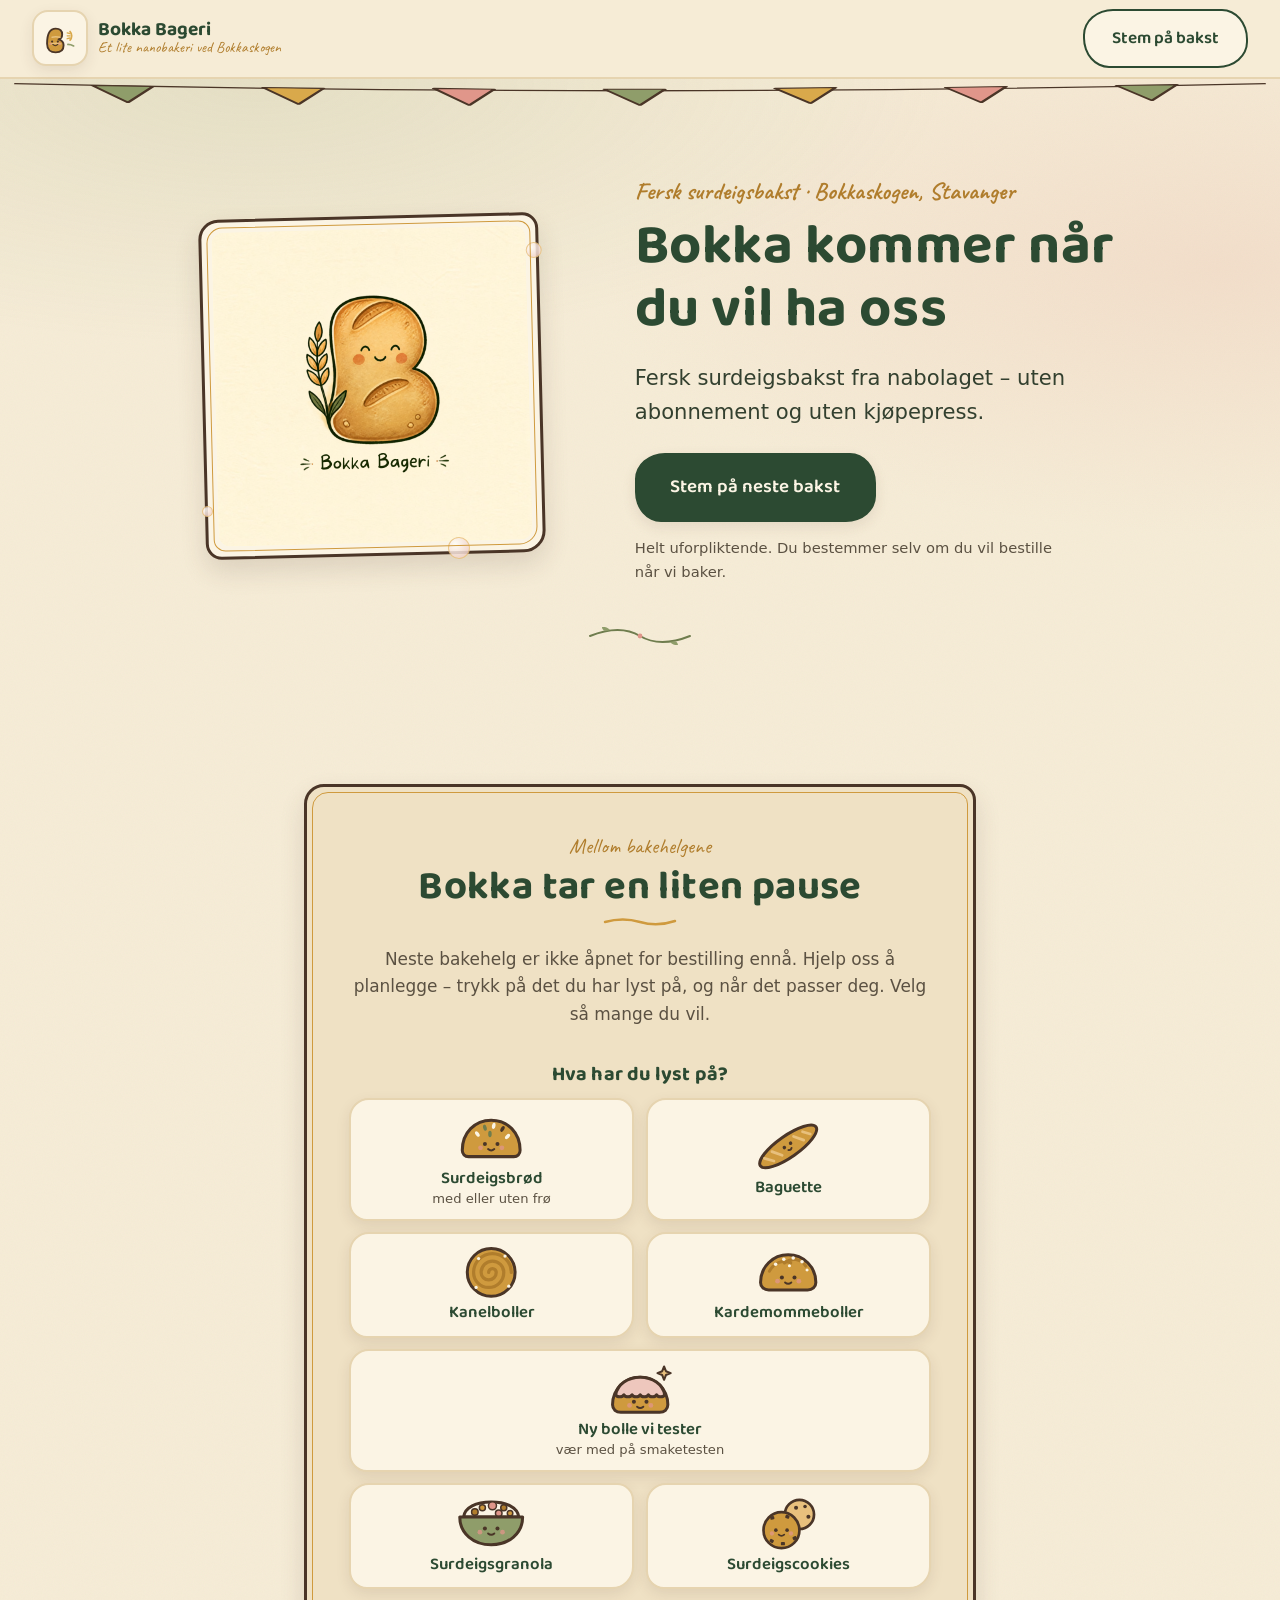
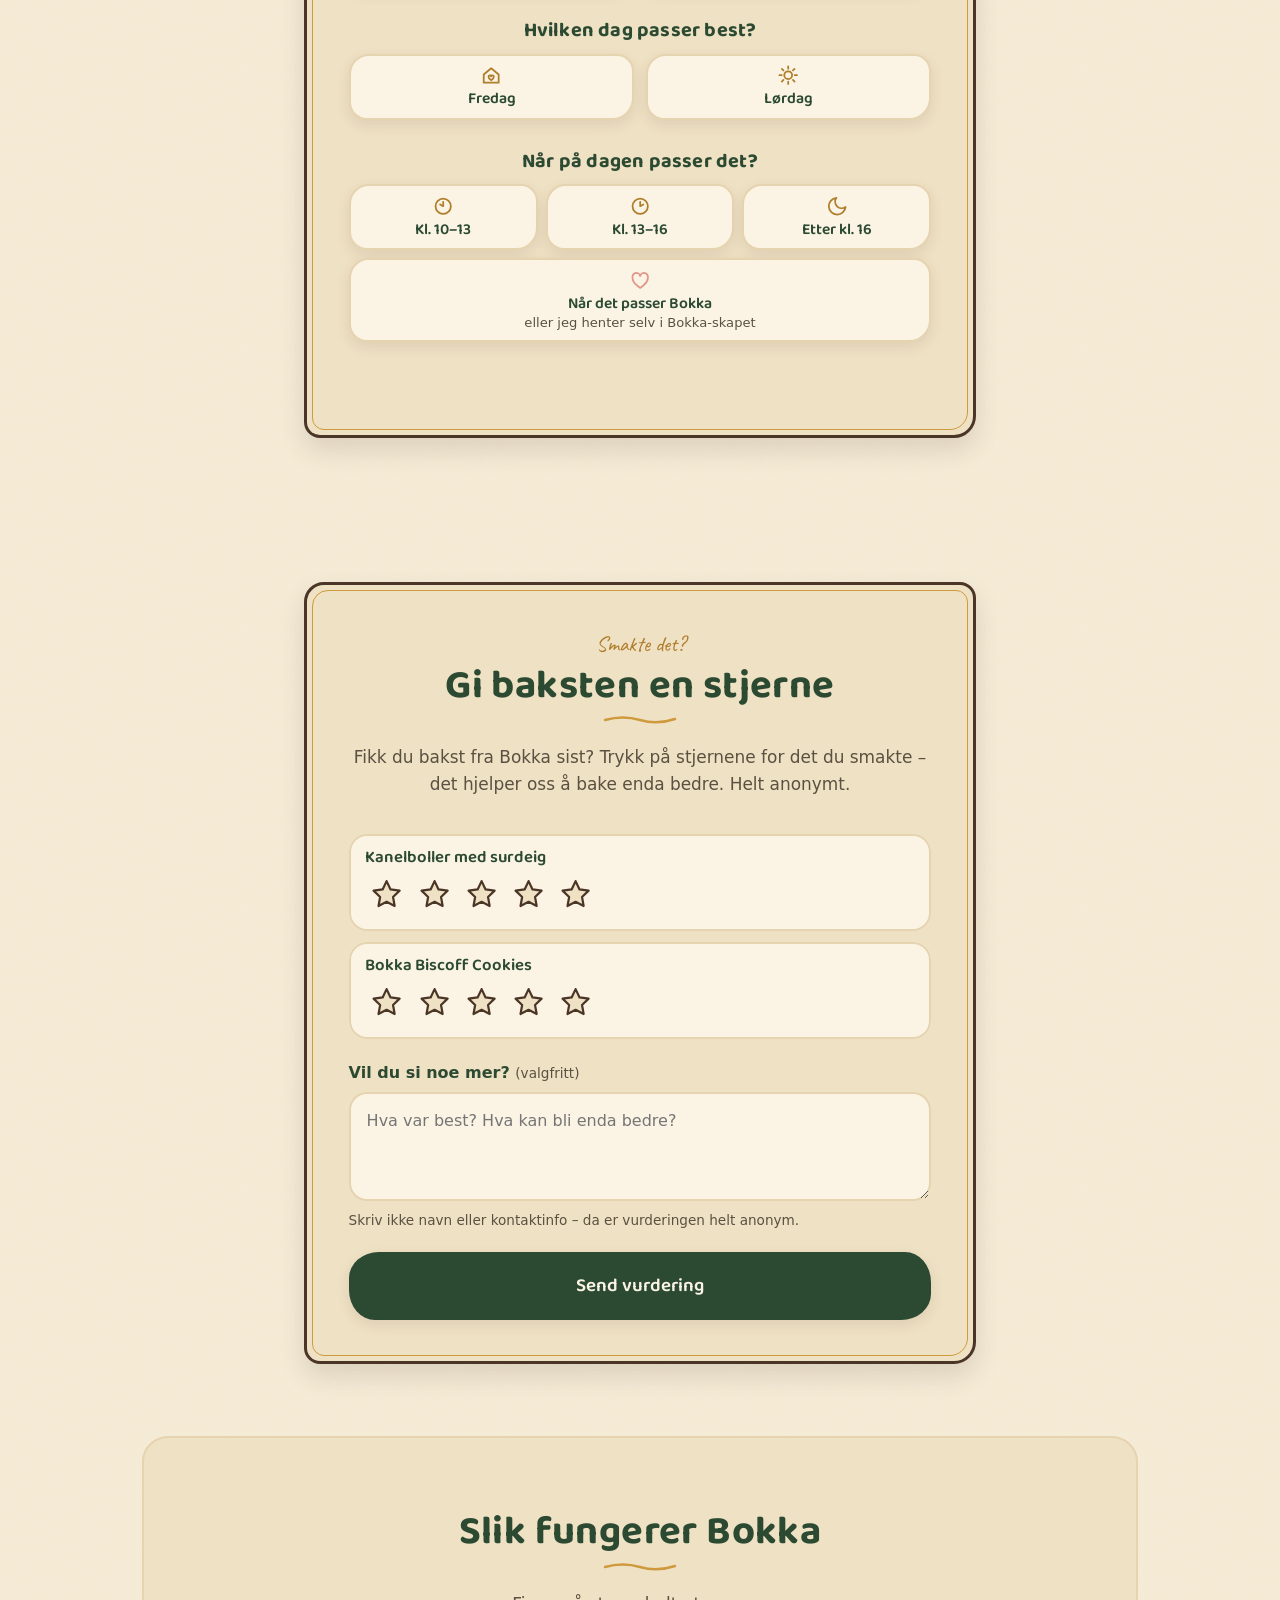
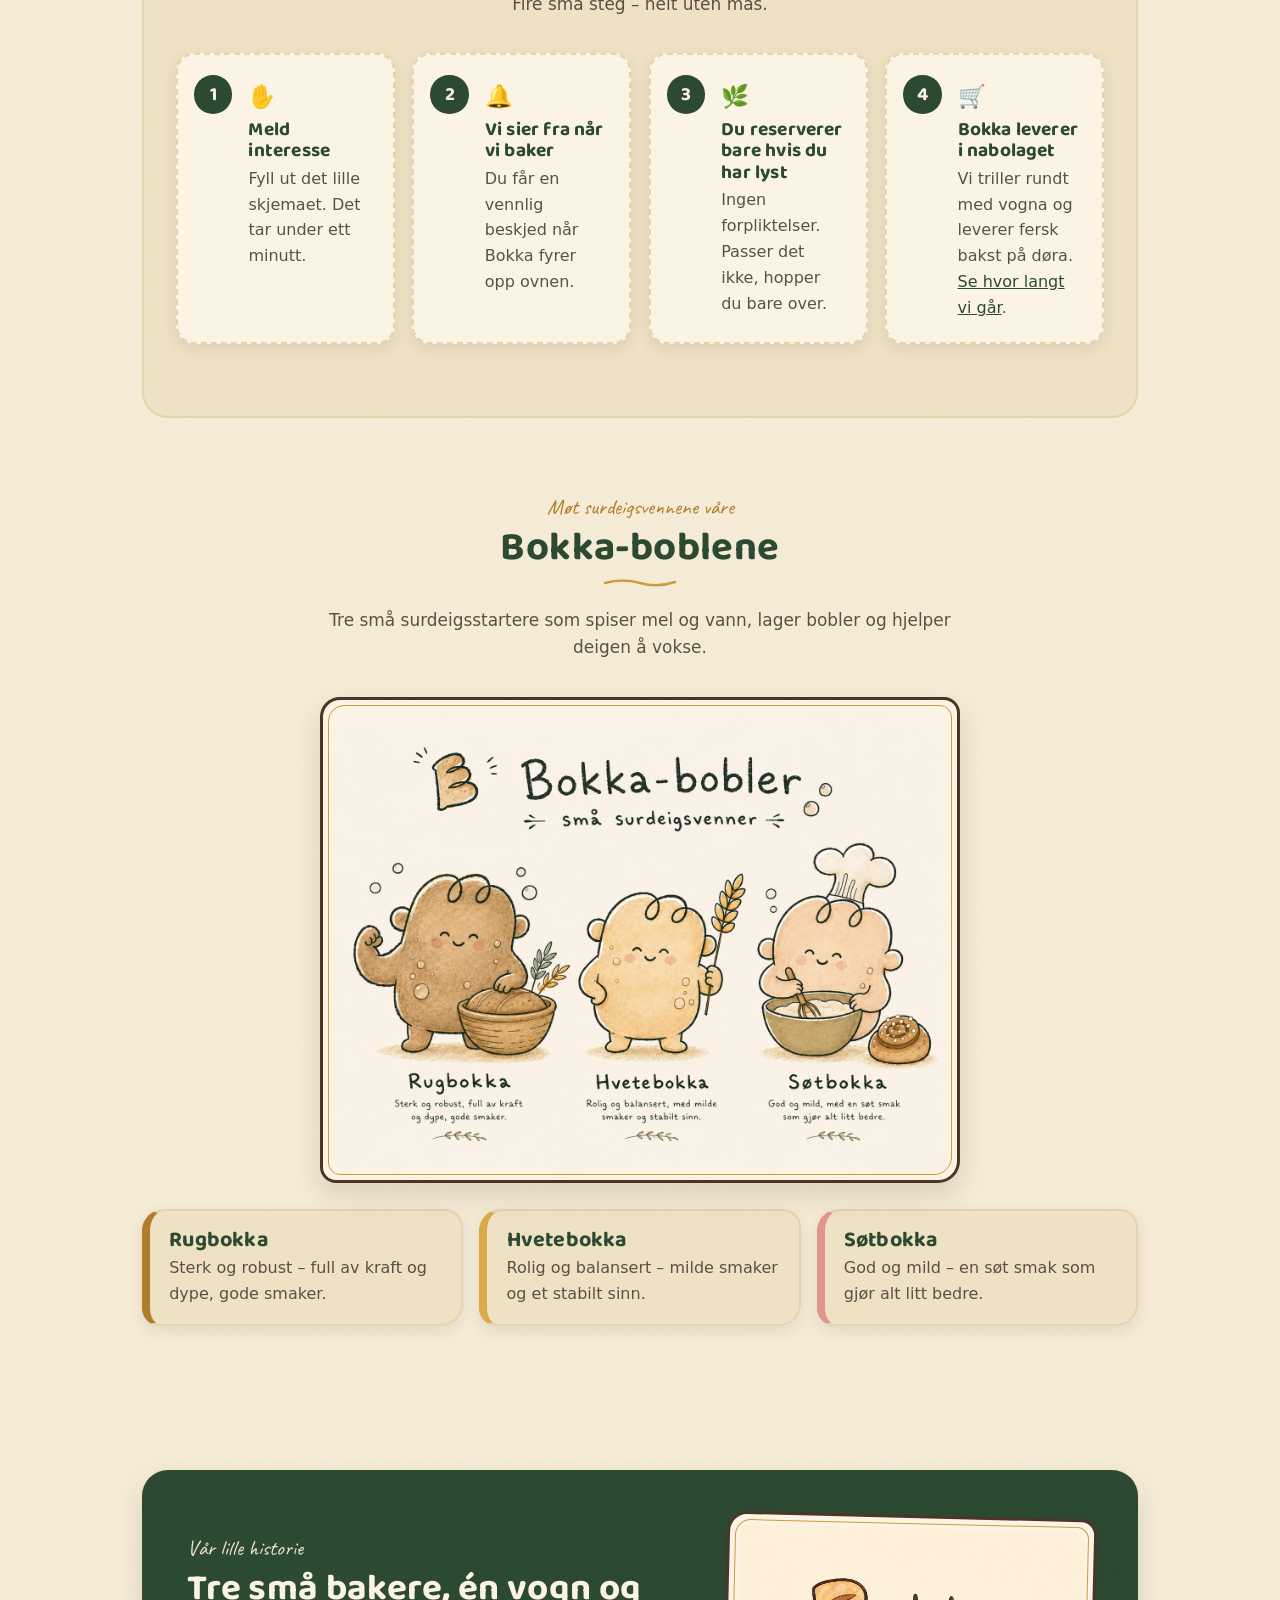
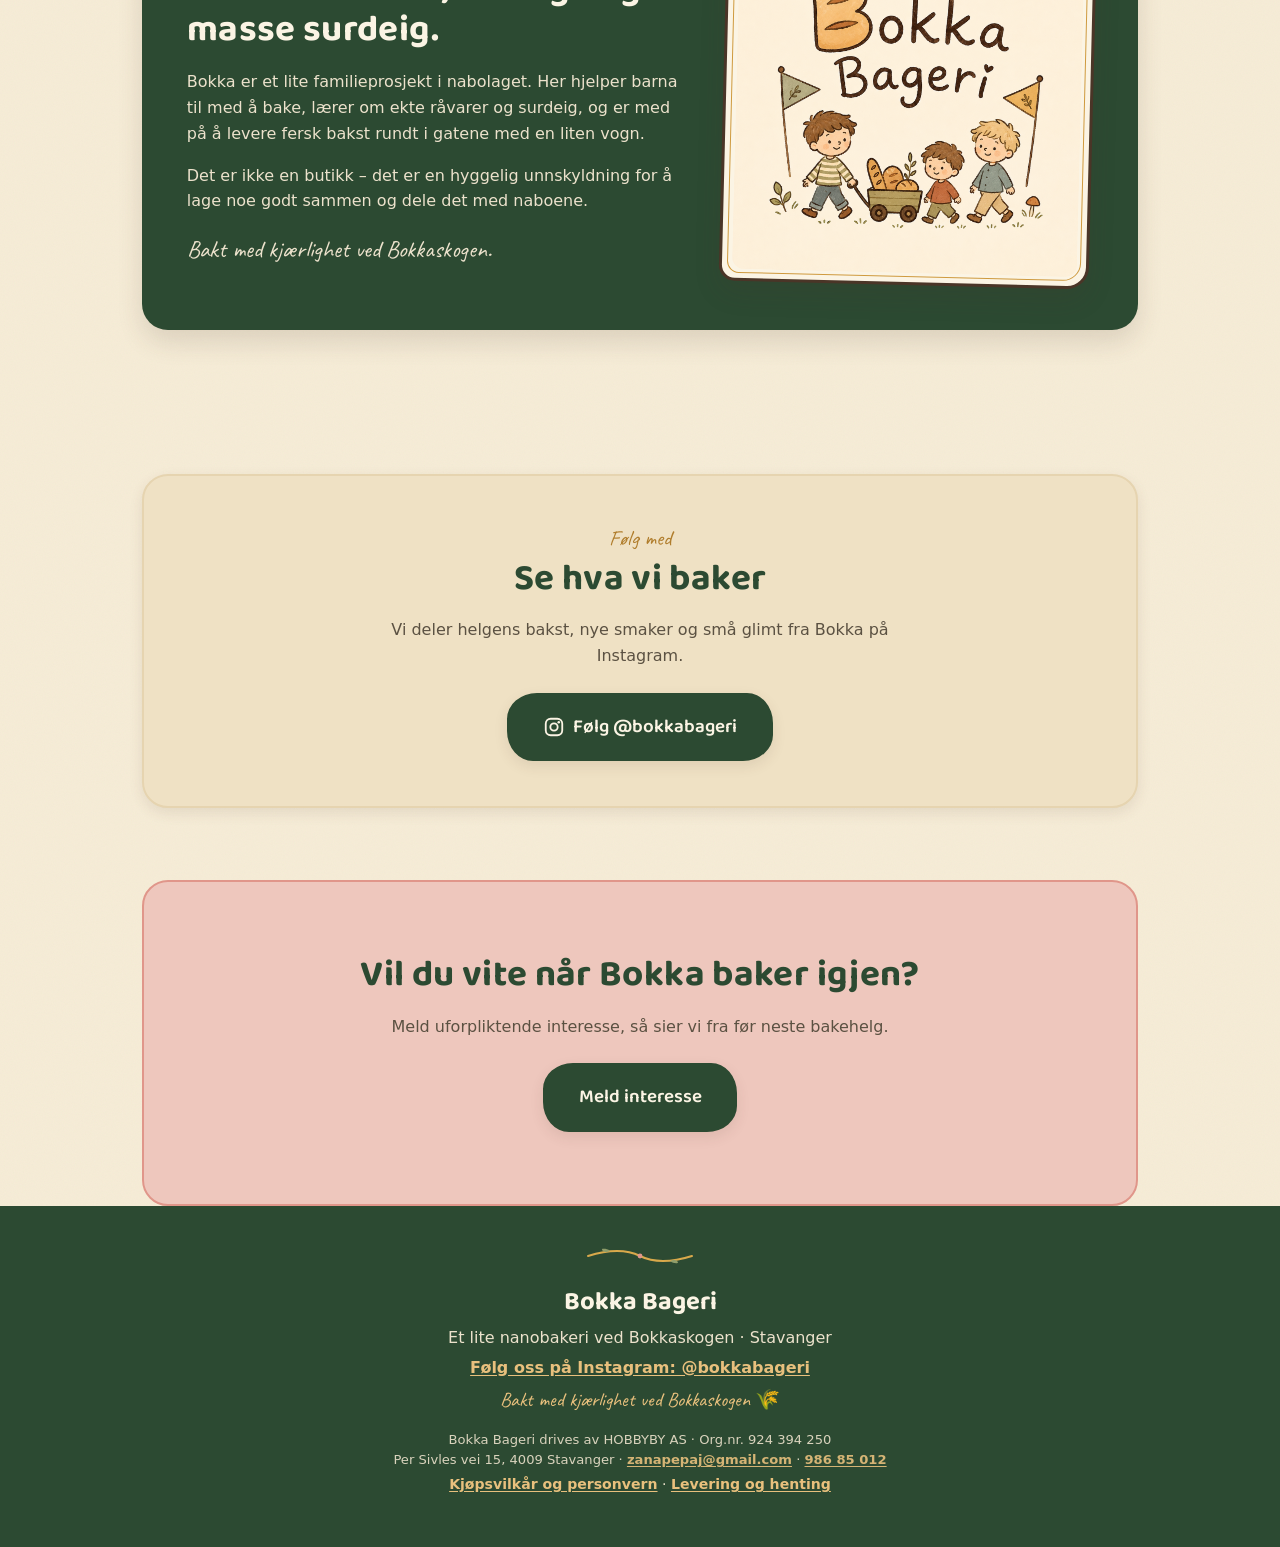
<file: index.html>
<!DOCTYPE html>
<html lang="nb">
<head>
  <meta charset="UTF-8" />
  <meta name="viewport" content="width=device-width, initial-scale=1.0" />
  <meta name="theme-color" content="#2c4a32" />
  <meta name="description" content="Bokka Bageri – et lite nanobakeri ved Bokkaskogen i Stavanger. Meld uforpliktende interesse for fersk surdeigsbakst i nabolaget." />
  <title>Bokka Bageri – et lite nanobakeri ved Bokkaskogen</title>

  <!-- Open Graph / social sharing -->
  <meta property="og:type" content="website" />
  <meta property="og:locale" content="nb_NO" />
  <meta property="og:site_name" content="Bokka Bageri" />
  <meta property="og:title" content="Bokka Bageri – et lite nanobakeri ved Bokkaskogen" />
  <meta property="og:description" content="Fersk surdeigsbakst fra nabolaget i Stavanger. Meld uforpliktende interesse – vi sier fra når Bokka baker." />
  <meta property="og:url" content="https://zanapepaj.github.io/bokkabageri/" />
  <meta property="og:image" content="https://zanapepaj.github.io/bokkabageri/assets/images/branding/9.png" />
  <meta property="og:image:alt" content="Bokka Bageri-logoen: en gyllen brød-B med et vennlig ansikt" />
  <meta property="og:image:width" content="520" />
  <meta property="og:image:height" content="520" />
  <meta name="twitter:card" content="summary" />
  <meta name="twitter:title" content="Bokka Bageri – et lite nanobakeri ved Bokkaskogen" />
  <meta name="twitter:description" content="Fersk surdeigsbakst fra nabolaget i Stavanger. Meld uforpliktende interesse – vi sier fra når Bokka baker." />
  <meta name="twitter:image" content="https://zanapepaj.github.io/bokkabageri/assets/images/branding/9.png" />

  <!-- 👇 BYTT for hver bakehelg (må matche ACTIVE_WEEKEND i Apps Script).
       Fra dagen etter siste bakedag viser forsiden avstemningen i stedet for bestillingen. -->
  <meta name="bokka-bakehelg" content="2026-11-07_08" />
  <script>
    // Decided before first paint, so visitors never see last weekend's order form flip to "utsolgt".
    (function () {
      var m = /^(\d{4})-(\d{2})-(\d{2})_(\d{2})$/.exec(document.querySelector('meta[name="bokka-bakehelg"]').content);
      if (!m) return;
      // Midnight after the last bake day; 2026-10-31_01 ends in November.
      var over = new Date(+m[1], +m[2] - 1 + (+m[4] < +m[3] ? 1 : 0), +m[4] + 1);
      if (new Date() >= over) document.documentElement.classList.add("is-pause");
    })();
  </script>

  <link rel="preconnect" href="https://fonts.googleapis.com" />
  <link rel="preconnect" href="https://fonts.gstatic.com" crossorigin />
  <link href="https://fonts.googleapis.com/css2?family=Baloo+2:wght@500;600;700&family=Caveat:wght@600;700&display=swap" rel="stylesheet" />
  <link rel="stylesheet" href="styles.css?v=24" />
  <link rel="icon" type="image/png" href="assets/images/branding/9.png" />
  <link rel="apple-touch-icon" href="assets/images/branding/9.png" />
</head>
<body>
  <!-- Skip link for keyboard users -->
  <a class="skip-link" href="#hovedinnhold">Hopp til innhold</a>

  <!-- ============ HEADER ============ -->
  <header class="site-header">
    <a class="brand" href="#top" aria-label="Bokka Bageri – til toppen">
      <span class="brand__mark" aria-hidden="true">
        <svg viewBox="0 0 64 64" width="46" height="46" role="img" aria-hidden="true">
          <path d="M14 40c0-11 3-21 12-21 6 0 9 3 9 8 0 4-2 6-5 7 4 1 7 3 7 8 0 6-4 10-11 10-7 0-12-4-12-12z"
                fill="var(--bread)" stroke="var(--brown-ink)" stroke-width="2.6" stroke-linejoin="round"/>
          <path d="M21 31c3-1 7-1 11 0M20 40c4-1 9-1 13 0" fill="none" stroke="var(--bread-light)" stroke-width="2" stroke-linecap="round"/>
          <circle cx="21" cy="37" r="1.5" fill="var(--brown-ink)"/>
          <circle cx="29" cy="37" r="1.5" fill="var(--brown-ink)"/>
          <path d="M22 41c2 2 5 2 7 0" fill="none" stroke="var(--brown-ink)" stroke-width="1.5" stroke-linecap="round"/>
          <circle cx="18.5" cy="40" r="1.8" fill="var(--pink)" opacity="0.7"/>
          <circle cx="31.5" cy="40" r="1.8" fill="var(--pink)" opacity="0.7"/>
          <path d="M46 23c3 3 3 9 0 12" fill="none" stroke="var(--wheat)" stroke-width="2.4" stroke-linecap="round"/>
          <path d="M46 26l-4-1M46 29h-4M46 32l-4 1" stroke="var(--wheat)" stroke-width="1.8" stroke-linecap="round"/>
          <path d="M43 41c4 0 8 2 8 2" fill="none" stroke="var(--sage)" stroke-width="2.4" stroke-linecap="round"/>
        </svg>
      </span>
      <span class="brand__text">
        <span class="brand__name">Bokka Bageri</span>
        <span class="brand__descriptor">Et lite nanobakeri ved Bokkaskogen</span>
      </span>
    </a>
    <a class="btn btn--ghost header__cta" href="#helgens-bestilling" data-show="open">Bestill til helgen</a>
    <a class="btn btn--ghost header__cta" href="#avstemning" data-show="pause">Stem på bakst</a>
  </header>

  <main id="hovedinnhold">
    <span id="top"></span>

    <!-- ============ HERO ============ -->
    <section class="hero" aria-labelledby="hero-tittel">
      <svg class="bunting" viewBox="0 0 360 32" preserveAspectRatio="none" aria-hidden="true">
        <path d="M4 5 Q180 20 356 5" fill="none" stroke="var(--brown-ink)" stroke-width="1.4"/>
        <g stroke="var(--brown-ink)" stroke-width="1.1" stroke-linejoin="round">
          <path d="M26 7l17 1-7 17z" fill="var(--sage)"/>
          <path d="M74 9l17 1-7 17z" fill="var(--wheat)"/>
          <path d="M122 10l17 1-7 17z" fill="var(--pink)"/>
          <path d="M170 11h17l-7 17z" fill="var(--sage)"/>
          <path d="M218 10l17-1-7 17z" fill="var(--wheat)"/>
          <path d="M266 9l17-1-7 17z" fill="var(--pink)"/>
          <path d="M314 7l17-1-7 17z" fill="var(--sage)"/>
        </g>
      </svg>

      <div class="hero__inner">
        <div class="hero__art frame frame--tilt-left">
          <img src="assets/images/branding/9.png" width="520" height="520"
               alt="Bokka Bageri – logoen: en gyllen brød-B med et vennlig ansikt, hvetestrå og blader"
               class="hero__logo" fetchpriority="high" decoding="async" />
          <span class="float-bubble float-bubble--1" aria-hidden="true"></span>
          <span class="float-bubble float-bubble--2" aria-hidden="true"></span>
          <span class="float-bubble float-bubble--3" aria-hidden="true"></span>
        </div>

        <div class="hero__text">
          <p class="hero__eyebrow">Fersk surdeigsbakst · Bokkaskogen, Stavanger</p>
          <h1 id="hero-tittel">Bokka kommer når du vil ha oss</h1>
          <p class="hero__lead">Fersk surdeigsbakst fra nabolaget – uten abonnement og uten kjøpepress.</p>
          <a class="btn btn--primary btn--big" href="#helgens-bestilling" data-show="open">Bestill til helgen</a>
          <a class="btn btn--primary btn--big" href="#avstemning" data-show="pause">Stem på neste bakst</a>
          <p class="hero__reassure">Helt uforpliktende. Du bestemmer selv om du vil bestille når vi baker.</p>
        </div>
      </div>

      <svg class="hero__sprig" viewBox="0 0 120 26" aria-hidden="true">
        <path d="M10 14 Q40 2 60 14 Q80 26 110 14" fill="none" stroke="var(--sage-deep)" stroke-width="2" stroke-linecap="round"/>
        <path d="M30 8c-3-4-8-3-8-3 0 0 0 6 8 3zM90 20c3 4 8 3 8 3 0 0 0-6-8-3z" fill="var(--sage)"/>
        <circle cx="60" cy="14" r="2.4" fill="var(--pink)"/>
      </svg>
    </section>

    <!-- ============ POLL (mellom bakehelgene) ============
         Vises automatisk fra dagen etter siste bakedag (bokka-bakehelg i <head>), og da skjules bestillingen.
         data-vote må matche POLL_OPTIONS i apps-script/BokkaIntake.gs. -->
    <section class="section weekend-order" id="avstemning" aria-labelledby="poll-tittel" data-show="pause">
      <div class="order-wrap frame">
        <div class="section__head">
          <p class="eyebrow-hand">Mellom bakehelgene</p>
          <h2 id="poll-tittel">Bokka tar en liten pause</h2>
          <p class="section__sub">Neste bakehelg er ikke åpnet for bestilling ennå. Hjelp oss å planlegge – trykk på det du har lyst på, og når det passer deg. Velg så mange du vil.</p>
        </div>

        <h3 class="poll__q" id="poll-q-bakst">Hva har du lyst på?</h3>
        <ul class="poll-grid" role="list" aria-labelledby="poll-q-bakst">
          <li><button type="button" class="poll-option" data-vote="Surdeigsbrød" data-yum="surdeigsbrød" aria-pressed="false">
            <svg class="poll-option__icon" viewBox="4 14.5 56 42" aria-hidden="true" focusable="false">
              <path d="M9 45c0-14 10-24 23-24s23 10 23 24c0 3-2 5-5 5H14c-3 0-5-2-5-5z" fill="var(--bread)"/>
              <g class="ic-flat">
                <ellipse cx="21" cy="32" rx="1.4" ry="2.5" transform="rotate(-35 21 32)" fill="var(--cream)"/>
                <ellipse cx="27" cy="27" rx="1.4" ry="2.5" transform="rotate(-15 27 27)" fill="var(--sage-deep)"/>
                <ellipse cx="34" cy="25.5" rx="1.4" ry="2.5" transform="rotate(10 34 25.5)" fill="var(--cream)"/>
                <ellipse cx="41" cy="28" rx="1.4" ry="2.5" transform="rotate(30 41 28)" fill="var(--brown-ink)"/>
                <ellipse cx="45" cy="34" rx="1.4" ry="2.5" transform="rotate(45 45 34)" fill="var(--cream)"/>
                <ellipse cx="31" cy="32" rx="1.4" ry="2.5" fill="var(--sage-deep)"/>
              </g>
              <circle class="ic-eye" cx="27" cy="40" r="1.6"/><circle class="ic-eye" cx="37" cy="40" r="1.6"/>
              <path class="ic-thin" d="M29.5 44c1.6 1.4 3.4 1.4 5 0"/>
              <circle class="ic-cheek" cx="23.5" cy="43" r="1.9"/><circle class="ic-cheek" cx="40.5" cy="43" r="1.9"/>
            </svg>
            <span>Surdeigs&shy;brød</span>
            <span class="poll-option__hint">med eller uten frø</span>
          </button></li>
          <li><button type="button" class="poll-option" data-vote="Baguette" data-yum="baguetter" aria-pressed="false">
            <svg class="poll-option__icon" viewBox="4 11 56 42" aria-hidden="true" focusable="false">
              <g transform="rotate(-35 32 32)">
                <ellipse cx="32" cy="32" rx="27" ry="8.5" fill="var(--bread)"/>
                <path class="ic-line" d="M11 29l5 6M19 28l5 7M40 28l5 7M48 29l4 5" stroke="var(--bread-light)" stroke-width="2.2"/>
                <circle class="ic-eye" cx="29" cy="31" r="1.4"/><circle class="ic-eye" cx="35" cy="31" r="1.4"/>
                <path class="ic-thin" d="M30.5 34.5c1 1 2 1 3 0"/>
              </g>
            </svg>
            <span>Baguette</span>
          </button></li>
          <li><button type="button" class="poll-option" data-vote="Kanelboller" data-yum="kanelboller" aria-pressed="false">
            <svg class="poll-option__icon" viewBox="6 13 56 42" aria-hidden="true" focusable="false">
              <circle cx="34" cy="34" r="19" fill="var(--bread)"/>
              <path class="ic-line" d="M32 34a3 3 0 0 1 6 0a6 6 0 0 1-12 0a9 9 0 0 1 18 0a12 12 0 0 1-24 0a15 15 0 0 1 30 0" stroke="var(--bread-deep)" stroke-width="2.6"/>
              <g class="ic-flat" fill="var(--cream)">
                <circle cx="24" cy="23" r="1.3"/><circle cx="45" cy="21" r="1.3"/><circle cx="48" cy="45" r="1.3"/><circle cx="22" cy="46" r="1.3"/>
              </g>
            </svg>
            <span>Kanel&shy;boller</span>
          </button></li>
          <li><button type="button" class="poll-option" data-vote="Kardemommeboller" data-yum="kardemommeboller" aria-pressed="false">
            <svg class="poll-option__icon" viewBox="6 16 56 42" aria-hidden="true" focusable="false">
              <path d="M12 45c0-12.5 9.8-22 22-22s22 9.5 22 22c0 3.6-2.9 6-6.5 6h-31c-3.6 0-6.5-2.4-6.5-6z" fill="var(--bread)"/>
              <path class="ic-line" d="M19 36c4-7 11-9.5 17-6.5M31 29.5c5.5-4.5 13-3.5 17 2.5" stroke="var(--bread-deep)" stroke-width="2.4"/>
              <g class="ic-flat" fill="var(--cream)">
                <circle cx="24" cy="30.5" r="1.4"/><circle cx="30.5" cy="26.5" r="1.4"/><circle cx="38" cy="25.6" r="1.4"/>
                <circle cx="45" cy="28.5" r="1.4"/><circle cx="35" cy="31.8" r="1.2"/><circle cx="49" cy="35" r="1.2"/>
              </g>
              <circle class="ic-eye" cx="29" cy="41" r="1.6"/><circle class="ic-eye" cx="39" cy="41" r="1.6"/>
              <path class="ic-thin" d="M31.5 45c1.6 1.4 3.4 1.4 5 0"/>
              <circle class="ic-cheek" cx="25.5" cy="44" r="1.9"/><circle class="ic-cheek" cx="42.5" cy="44" r="1.9"/>
            </svg>
            <span>Karde&shy;momme&shy;boller</span>
          </button></li>
          <li class="poll-grid__wide"><button type="button" class="poll-option" data-vote="Ny bolle vi tester" data-yum="nye smaker" aria-pressed="false">
            <svg class="poll-option__icon" viewBox="6 9.75 56 42" aria-hidden="true" focusable="false">
              <path d="M12 43c0-12.5 9.8-22 22-22s22 9.5 22 22c0 3.6-2.9 6-6.5 6h-31c-3.6 0-6.5-2.4-6.5-6z" fill="var(--bread)"/>
              <path d="M14.5 35c1.5-8.3 9.6-14 19.5-14s18 5.7 19.5 14c-1.1 2.2-5.4 2.2-6.5 0c-1.1 2.2-5.4 2.2-6.5 0c-1.1 2.2-5.4 2.2-6.5 0c-1.1 2.2-5.4 2.2-6.5 0c-1.1 2.2-5.4 2.2-6.5 0c-1.1 2.2-5.4 2.2-6.5 0z" fill="var(--pink-soft)"/>
              <path d="M53 12.5l1.5 3.8 3.8 1.5-3.8 1.5-1.5 3.8-1.5-3.8-3.8-1.5 3.8-1.5z" fill="var(--bread-light)" stroke-width="1.6"/>
              <circle class="ic-eye" cx="29" cy="40.5" r="1.6"/><circle class="ic-eye" cx="39" cy="40.5" r="1.6"/>
              <path class="ic-thin" d="M31.5 44.5c1.6 1.4 3.4 1.4 5 0"/>
              <circle class="ic-cheek" cx="25.5" cy="43.5" r="1.9"/><circle class="ic-cheek" cx="42.5" cy="43.5" r="1.9"/>
            </svg>
            <span>Ny bolle vi tester</span>
            <span class="poll-option__hint">vær med på smaketesten</span>
          </button></li>
          <li><button type="button" class="poll-option" data-vote="Surdeigsgranola" data-yum="surdeigsgranola" aria-pressed="false">
            <svg class="poll-option__icon" viewBox="4 17 56 42" aria-hidden="true" focusable="false">
              <path d="M10 33c1-8 10-12 22-12s21 4 22 12z" fill="var(--cream)"/>
              <g stroke-width="1.2">
                <circle cx="19" cy="29" r="2.6" fill="var(--bread-deep)"/><circle cx="25" cy="25.5" r="2.4" fill="var(--bread)"/>
                <circle cx="42" cy="25.5" r="2.4" fill="var(--bread-deep)"/><circle cx="47" cy="30" r="2.2" fill="var(--bread)"/>
                <circle cx="33" cy="24" r="3.2" fill="var(--pink)"/><circle cx="38" cy="30" r="2.6" fill="var(--pink)"/>
              </g>
              <path d="M7 33h50c0 13-11 22-25 22S7 46 7 33z" fill="var(--sage)"/>
              <circle class="ic-eye" cx="27" cy="42" r="1.6"/><circle class="ic-eye" cx="37" cy="42" r="1.6"/>
              <path class="ic-thin" d="M29.5 46c1.6 1.4 3.4 1.4 5 0"/>
              <circle class="ic-cheek" cx="23" cy="45" r="1.9"/><circle class="ic-cheek" cx="41" cy="45" r="1.9"/>
            </svg>
            <span>Surdeigs&shy;granola</span>
          </button></li>
          <li><button type="button" class="poll-option" data-vote="Surdeigscookies" data-yum="cookies" aria-pressed="false">
            <svg class="poll-option__icon" viewBox="0.65 9.5 62.7 47" aria-hidden="true" focusable="false">
              <circle cx="42" cy="25" r="13" fill="var(--bread-light)"/>
              <g class="ic-flat" fill="var(--brown-ink)">
                <circle cx="39" cy="19" r="1.8"/><circle cx="47" cy="18" r="1.6"/><circle cx="50" cy="27" r="1.8"/>
              </g>
              <circle cx="26" cy="39" r="16" fill="var(--bread)"/>
              <g class="ic-flat" fill="var(--brown-ink)">
                <rect x="16" y="26.5" width="3.6" height="3" rx="0.8" transform="rotate(-15 18 28)"/>
                <rect x="29.5" y="25.5" width="3.6" height="3" rx="0.8" transform="rotate(20 31 27)"/>
                <rect x="36" y="44.5" width="3.6" height="3" rx="0.8" transform="rotate(-25 38 46)"/>
                <rect x="15.5" y="47" width="3.6" height="3" rx="0.8" transform="rotate(30 17 48.5)"/>
                <rect x="25.5" y="49.5" width="3.6" height="3" rx="0.8"/>
              </g>
              <circle class="ic-eye" cx="21" cy="39" r="1.6"/><circle class="ic-eye" cx="31" cy="39" r="1.6"/>
              <path class="ic-thin" d="M23.5 43c1.6 1.4 3.4 1.4 5 0"/>
              <circle class="ic-cheek" cx="17.5" cy="42" r="1.9"/><circle class="ic-cheek" cx="34.5" cy="42" r="1.9"/>
            </svg>
            <span>Surdeigs&shy;cookies</span>
          </button></li>
        </ul>

        <h3 class="poll__q" id="poll-q-dag">Hvilken dag passer best?</h3>
        <ul class="poll-grid" role="list" aria-labelledby="poll-q-dag">
          <li><button type="button" class="poll-option poll-option--small" data-vote="Fredag" aria-pressed="false">
            <svg class="check__icon" viewBox="0 0 24 24" aria-hidden="true" focusable="false"><path d="M4 11.2 12 4.6l8 6.6V20H4z" /><path d="M12 17.4s-2.9-1.7-2.9-3.6a1.5 1.5 0 0 1 2.9-.6 1.5 1.5 0 0 1 2.9.6c0 1.9-2.9 3.6-2.9 3.6z" /></svg>
            <span>Fredag</span>
          </button></li>
          <li><button type="button" class="poll-option poll-option--small" data-vote="Lørdag" aria-pressed="false">
            <svg class="check__icon" viewBox="0 0 24 24" aria-hidden="true" focusable="false"><circle cx="12" cy="12" r="4.2" /><path d="M12 2.6v2.4M12 19v2.4M2.6 12h2.4M19 12h2.4M5.2 5.2l1.7 1.7M17.1 17.1l1.7 1.7M18.8 5.2l-1.7 1.7M6.9 17.1l-1.7 1.7" /></svg>
            <span>Lørdag</span>
          </button></li>
        </ul>

        <h3 class="poll__q" id="poll-q-tid">Når på dagen passer det?</h3>
        <ul class="poll-grid poll-grid--3" role="list" aria-labelledby="poll-q-tid">
          <li><button type="button" class="poll-option poll-option--small" data-vote="Kl. 10–13" aria-pressed="false">
            <svg class="check__icon" viewBox="0 0 24 24" aria-hidden="true" focusable="false"><circle cx="12" cy="12" r="8.2" /><path d="M12 12V7.3M12 12 8.7 10.1" /></svg>
            <span>Kl. 10–13</span>
          </button></li>
          <li><button type="button" class="poll-option poll-option--small" data-vote="Kl. 13–16" aria-pressed="false">
            <svg class="check__icon" viewBox="0 0 24 24" aria-hidden="true" focusable="false"><circle cx="12" cy="12" r="8.2" /><path d="M12 12V7.3M12 12l3.3-1.9" /></svg>
            <span>Kl. 13–16</span>
          </button></li>
          <li><button type="button" class="poll-option poll-option--small" data-vote="Etter kl. 16" aria-pressed="false">
            <svg class="check__icon" viewBox="0 0 24 24" aria-hidden="true" focusable="false"><path d="M21 12.79A9 9 0 1 1 11.21 3 7 7 0 0 0 21 12.79z" /></svg>
            <span>Etter kl. 16</span>
          </button></li>
          <li class="poll-grid__wide"><button type="button" class="poll-option poll-option--small" data-vote="Når det passer Bokka / henter selv i skapet" aria-pressed="false">
            <svg class="check__icon" viewBox="0 0 24 24" aria-hidden="true" focusable="false"><path d="M12 20.3S3.8 15.4 3.8 9.6A3.8 3.8 0 0 1 12 7.4a3.8 3.8 0 0 1 8.2 2.2c0 5.8-8.2 10.7-8.2 10.7Z" /></svg>
            <span>Når det passer Bokka</span>
            <span class="poll-option__hint">eller jeg henter selv i Bokka-skapet</span>
          </button></li>
        </ul>

        <p class="poll__thanks" id="poll-thanks" role="status"></p>
      </div>
    </section>

    <!-- ============ RATING (mellom bakehelgene) ============
         script.js lager én stjernerad per vare på forrige bakehelgs meny (bestillingskortene som ikke er `hidden`). -->
    <section class="section weekend-order" id="vurdering" aria-labelledby="vurdering-tittel" data-show="pause" hidden>
      <div class="order-wrap frame">
        <div class="section__head">
          <p class="eyebrow-hand">Smakte det?</p>
          <h2 id="vurdering-tittel">Gi baksten en stjerne</h2>
          <p class="section__sub">Fikk du bakst fra Bokka sist? Trykk på stjernene for det du smakte – det hjelper oss å bake enda bedre. Helt anonymt.</p>
        </div>

        <form id="rating-form" class="form" novalidate>
          <input type="hidden" name="form_type" value="rating" />
          <div class="hp" aria-hidden="true">
            <label for="rating-gotcha">La dette feltet stå tomt</label>
            <input type="text" id="rating-gotcha" name="_gotcha" tabindex="-1" autocomplete="off" />
          </div>

          <div class="rate-list" id="rate-list"></div>
          <template id="rate-row">
            <fieldset class="rate">
              <legend class="rate__name"></legend>
              <div class="rate__stars">
                <label class="rate__star"><input type="radio" value="1" aria-label="1 av 5 stjerner" /><svg viewBox="0 0 24 24" aria-hidden="true" focusable="false"><path d="M12 2.8l2.7 5.7 6.2.8-4.5 4.3 1.1 6.2L12 16.9l-5.5 2.9 1.1-6.2-4.5-4.3 6.2-.8z" /></svg></label>
                <label class="rate__star"><input type="radio" value="2" aria-label="2 av 5 stjerner" /><svg viewBox="0 0 24 24" aria-hidden="true" focusable="false"><path d="M12 2.8l2.7 5.7 6.2.8-4.5 4.3 1.1 6.2L12 16.9l-5.5 2.9 1.1-6.2-4.5-4.3 6.2-.8z" /></svg></label>
                <label class="rate__star"><input type="radio" value="3" aria-label="3 av 5 stjerner" /><svg viewBox="0 0 24 24" aria-hidden="true" focusable="false"><path d="M12 2.8l2.7 5.7 6.2.8-4.5 4.3 1.1 6.2L12 16.9l-5.5 2.9 1.1-6.2-4.5-4.3 6.2-.8z" /></svg></label>
                <label class="rate__star"><input type="radio" value="4" aria-label="4 av 5 stjerner" /><svg viewBox="0 0 24 24" aria-hidden="true" focusable="false"><path d="M12 2.8l2.7 5.7 6.2.8-4.5 4.3 1.1 6.2L12 16.9l-5.5 2.9 1.1-6.2-4.5-4.3 6.2-.8z" /></svg></label>
                <label class="rate__star"><input type="radio" value="5" aria-label="5 av 5 stjerner" /><svg viewBox="0 0 24 24" aria-hidden="true" focusable="false"><path d="M12 2.8l2.7 5.7 6.2.8-4.5 4.3 1.1 6.2L12 16.9l-5.5 2.9 1.1-6.2-4.5-4.3 6.2-.8z" /></svg></label>
              </div>
            </fieldset>
          </template>

          <div class="field">
            <label for="rating-kommentar">Vil du si noe mer? <span class="field__optional">(valgfritt)</span></label>
            <textarea id="rating-kommentar" name="kommentar" rows="3" maxlength="500" placeholder="Hva var best? Hva kan bli enda bedre?"></textarea>
            <p class="field__hint">Skriv ikke navn eller kontaktinfo – da er vurderingen helt anonym.</p>
          </div>

          <p class="field__error order-form__empty" id="rating-empty" role="alert" hidden>Trykk på stjernene for minst én vare.</p>
          <p class="field__error form__error" id="rating-error" role="alert" hidden>Oi, vurderingen kom ikke fram. Prøv igjen om litt.</p>

          <button type="submit" class="btn btn--primary btn--big btn--full">Send vurdering</button>
        </form>

        <div class="form__success" id="rating-success" role="status" hidden>
          <span class="form__success-mark" aria-hidden="true">⭐</span>
          <h3>Tusen takk!</h3>
          <p>Vi leser alt og tar det med oss til neste bakst. 🧡</p>
        </div>
      </div>
    </section>

    <!-- ============ WEEKEND ORDER ============ -->
    <section class="section weekend-order" id="helgens-bestilling" aria-labelledby="bestilling-tittel" data-show="open">
      <div class="order-wrap frame">
        <span class="order__badge" role="text">Begrenset antall</span>

        <div class="section__head">
          <p class="eyebrow-hand">Helgens bakst</p>
          <h2 id="bestilling-tittel">Denne helgen baker vi</h2>
          <p class="section__sub">Vil du at vi skal holde av noe til deg? Send inn bestillingen under, så tar Bokka-vogna det med i nabolaget.</p>
          <p class="sourdough-note">
            <span class="sourdough-note__title">🌾 100 % surdeigsbakst</span>
            <span class="sourdough-note__sub">Vi bruker surdeigsstarter i stedet for vanlig bakegjær.</span>
          </p>
        </div>

        <form id="order-form" class="form order-form" action="https://formspree.io/f/mvkojlza" method="POST" novalidate>
          <!-- Order form posts to its OWN Formspree endpoint (separate from the
               interest form). Hidden form_type + _subject keep incoming emails
               and CSV rows easy to tell apart. -->
          <input type="hidden" name="_subject" value="Bokka – Helgens bestilling" />
          <input type="hidden" name="form_type" value="weekend_order" />
          <!-- Fylles av script.js fra bokka-bakehelg i <head> -->
          <input type="hidden" name="bakehelg" value="" />
          <input type="hidden" name="bestilling" value="" />
          <!-- Honeypot: invisible to people, bots tend to fill it. Must stay empty. -->
          <div class="hp" aria-hidden="true">
            <label for="order-gotcha">La dette feltet stå tomt</label>
            <input type="text" id="order-gotcha" name="_gotcha" tabindex="-1" autocomplete="off" />
          </div>

          <!-- Produktkort: legg til/fjern `hidden` på <li> for å skru et produkt av/på denne helgen.
               Antall igjen hentes fra Lager-fanen i regnearket (data-stock fylles av script.js). -->
          <!-- 👇 Kjøp to: hvert par av varer med data-bundle koster 5 kr mindre (BUNDLE_DISCOUNT i apps-script/BokkaIntake.gs) -->
          <p class="order-deal">🧺 <strong>Kjøp to, spar 5 kr</strong> – også om du blander: 1 kanelbolle + 1 cookie = 60 kr.</p>

          <ul class="order-list" role="list">
            <li class="order-card" hidden>
              <div class="order-card__info">
                <h3>Klassisk surdeigsbrød</h3>
                <p class="order-card__desc">Et enkelt, godt surdeigsbrød bakt på hvetemel, vann, surdeigsstarter og salt. Sprø skorpe og saftig krumme.</p>
                <!-- 👇 REDIGER PRIS: bytt bare tallet inne i .order-card__amount -->
                <p class="order-card__price"><span class="order-card__amount">55</span> kr</p>
                <p class="order-card__stock" data-stock hidden></p>
              </div>
              <div class="qty" data-qty>
                <button type="button" class="qty__btn" data-qty-dec aria-label="Færre Klassisk surdeigsbrød">−</button>
                <input class="qty__input" type="number" inputmode="numeric" pattern="[0-9]*"
                       name="antall_klassisk_surdeigsbrod" data-product="Klassisk surdeigsbrød"
                       value="0" min="0" max="10" step="1" aria-label="Antall Klassisk surdeigsbrød" />
                <button type="button" class="qty__btn" data-qty-inc aria-label="Flere Klassisk surdeigsbrød">+</button>
              </div>
            </li>

            <li class="order-card order-card--signature" hidden>
              <div class="order-card__info">
                <p class="order-card__tag">Husets surdeigsbrød</p>
                <h3>Bokka-brød</h3>
                <p class="order-card__desc">Saftig surdeigsbrød på hvete og rug med linfrø, solsikkefrø og gresskarfrø – og en liten skvett sirup for rund, mild sødme.</p>
                <!-- 👇 REDIGER PRIS: bytt bare tallet inne i .order-card__amount -->
                <p class="order-card__price"><span class="order-card__amount">50</span> kr</p>
                <p class="order-card__stock" data-stock hidden></p>
              </div>
              <div class="qty" data-qty>
                <button type="button" class="qty__btn" data-qty-dec aria-label="Færre Bokka-brød">−</button>
                <input class="qty__input" type="number" inputmode="numeric" pattern="[0-9]*"
                       name="antall_bokka_brod" data-product="Bokka-brød"
                       value="0" min="0" max="10" step="1" aria-label="Antall Bokka-brød" />
                <button type="button" class="qty__btn" data-qty-inc aria-label="Flere Bokka-brød">+</button>
              </div>
            </li>

            <li class="order-card" hidden>
              <div class="order-card__info">
                <h3>Surdeigsbaguette med rug</h3>
                <p class="order-card__desc">Langtidsfermentert surdeigsbaguette laget med Manitoba-hvetemel og rugmel. Sprø skorpe, luftig innside og god smak fra surdeigsfermenteringen.</p>
                <p class="order-card__facts"><strong>Innhold:</strong> Hvetemel (Manitoba), vann, surdeig (hvetemel, vann), rugmel og salt.</p>
                <p class="order-card__facts"><strong>Allergener:</strong> <strong>hvete</strong> (gluten), <strong>rug</strong> (gluten).</p>
                <!-- 👇 REDIGER PRIS: bytt bare tallet inne i .order-card__amount -->
                <p class="order-card__price"><span class="order-card__amount">35</span> kr</p>
                <p class="order-card__stock" data-stock hidden></p>
              </div>
              <div class="qty" data-qty>
                <button type="button" class="qty__btn" data-qty-dec aria-label="Færre Surdeigsbaguette med rug">−</button>
                <input class="qty__input" type="number" inputmode="numeric" pattern="[0-9]*"
                       name="antall_baguette" data-product="Surdeigsbaguette med rug"
                       value="0" min="0" max="10" step="1" aria-label="Antall Surdeigsbaguette med rug" />
                <button type="button" class="qty__btn" data-qty-inc aria-label="Flere Surdeigsbaguette med rug">+</button>
              </div>
            </li>

            <li class="order-card order-card--signature" hidden>
              <div class="order-card__info">
                <p class="order-card__tag">Nyhet 💚🥥</p>
                <h3>Kokos-surdeigssnurr med pistasj &amp; mandel</h3>
                <p class="order-card__desc">Myk, langtidsfermentert surdeigsbolle laget med kokosmelk og tangzhong, fylt med en krem av 100 % pistasj, mandel, smør og vanilje. Saftig og luftig med mild kokossmak og rik, nøtteaktig pistasjfyll.</p>
                <p class="order-card__facts"><strong>Innhold:</strong> Hvetemel, kokosmelk, surdeig (hvetemel, rugmel, vann), egg, sukker, smør, mandelmel, pistasj (100 %), vanilje og salt.</p>
                <p class="order-card__facts"><strong>Allergener:</strong> <strong>hvete</strong> (gluten), <strong>rug</strong> (gluten), <strong>egg</strong>, <strong>melk</strong>, <strong>mandler</strong> og <strong>pistasjnøtter</strong>.</p>
                <!-- 👇 REDIGER PRIS: bytt bare tallet inne i .order-card__amount -->
                <p class="order-card__price"><span class="order-card__amount">40</span> kr</p>
                <p class="order-card__stock" data-stock hidden></p>
              </div>
              <div class="qty" data-qty>
                <button type="button" class="qty__btn" data-qty-dec aria-label="Færre Kokos-surdeigssnurr">−</button>
                <input class="qty__input" type="number" inputmode="numeric" pattern="[0-9]*"
                       name="antall_kokos_pistasj_snurr" data-product="Kokos-surdeigssnurr med pistasj &amp; mandel"
                       value="0" min="0" max="10" step="1" aria-label="Antall Kokos-surdeigssnurr med pistasj og mandel" />
                <button type="button" class="qty__btn" data-qty-inc aria-label="Flere Kokos-surdeigssnurr">+</button>
              </div>
            </li>

            <li class="order-card" hidden>
              <div class="order-card__info">
                <h3>Fougasse med urter</h3>
                <p class="order-card__desc">Stort provençalsk flatbrød på surdeig (ca. 700–800 g) med friske urter og olivenolje. Vil du ha den glasert med hvitløk og parmesan? Skriv det i kommentarfeltet.</p>
                <!-- 👇 REDIGER PRIS: bytt bare tallet inne i .order-card__amount -->
                <p class="order-card__price"><span class="order-card__amount">60</span> kr</p>
                <p class="order-card__stock" data-stock hidden></p>
              </div>
              <div class="qty" data-qty>
                <button type="button" class="qty__btn" data-qty-dec aria-label="Færre Fougasse">−</button>
                <input class="qty__input" type="number" inputmode="numeric" pattern="[0-9]*"
                       name="antall_fougasse" data-product="Fougasse med urter"
                       value="0" min="0" max="10" step="1" aria-label="Antall Fougasse" />
                <button type="button" class="qty__btn" data-qty-inc aria-label="Flere Fougasse">+</button>
              </div>
            </li>

            <!-- Produktbilder: illustrasjonene under er plassholdere til ekte bilder finnes.
                 Bytt <svg> i .order-card__media med f.eks.
                 <img src="assets/images/produkter/kanelboller.jpg" alt="Kanelboller med surdeig på et brett" width="160" height="160" loading="lazy" /> -->
            <li class="order-card order-card--rich">
              <figure class="order-card__media">
                <svg viewBox="0 0 120 120" aria-hidden="true" focusable="false">
                  <ellipse cx="60" cy="99" rx="34" ry="6" fill="var(--forest)" opacity="0.12"/>
                  <path d="M28 64c0-17 14-28 32-28s32 11 32 28-14 26-32 26-32-9-32-26z" fill="var(--bread)" stroke="var(--brown-ink)" stroke-width="3.4" stroke-linejoin="round"/>
                  <path d="M60 64a4 4 0 0 1 8 0a8 8 0 0 1-16 0a12 12 0 0 1 24 0a16 16 0 0 1-32 0a20 20 0 0 1 36 -4" fill="none" stroke="var(--bread-deep)" stroke-width="3" stroke-linecap="round"/>
                  <circle cx="44" cy="52" r="1.7" fill="var(--cream)"/>
                  <circle cx="79" cy="50" r="1.7" fill="var(--cream)"/>
                  <circle cx="82" cy="74" r="1.7" fill="var(--cream)"/>
                  <circle cx="40" cy="76" r="1.7" fill="var(--cream)"/>
                </svg>
              </figure>
              <div class="order-card__info">
                <h3>Kanelboller med surdeig</h3>
                <p class="order-card__desc">Myke, saftige kanelboller laget med vår egen søte surdeig, ekte smør og kardemomme. Fylt med en raus kanelremons med brunt sukker, smør og et hint av vanilje.</p>
                <ul class="order-card__badges" role="list" aria-label="Kjennetegn">
                  <li>Bakt med surdeig</li>
                  <li>Ekte smør</li>
                  <li>Laget for hånd</li>
                </ul>
                <!-- 👇 REDIGER PRIS: bytt bare tallet inne i .order-card__amount -->
                <p class="order-card__price"><span class="order-card__amount">30</span> kr <span class="order-card__deal">· 2 for 55 kr</span></p>
                <p class="order-card__stock" data-stock hidden></p>
                <a class="order-card__notify" href="interesse.html?produkt=Kanelboller%20med%20surdeig">Si fra neste gang vi baker disse</a>
              </div>
              <div class="qty" data-qty>
                <button type="button" class="qty__btn" data-qty-dec aria-label="Færre kanelboller med surdeig">−</button>
                <input class="qty__input" type="number" inputmode="numeric" pattern="[0-9]*"
                       name="antall_kanelbolle" data-product="Kanelboller med surdeig" data-bundle
                       value="0" min="0" max="10" step="1" aria-label="Antall kanelboller med surdeig" />
                <button type="button" class="qty__btn" data-qty-inc aria-label="Flere kanelboller med surdeig">+</button>
              </div>
              <details class="order-card__more">
                <summary>Ingredienser og allergener</summary>
                <div class="order-card__more-body">
                  <p>Vi lager kanelbollene våre fra bunnen av med en søt, fast surdeig som får tid til å utvikle smak. Deigen inneholder melk, egg, ekte smør og kardemomme. Hver bolle formes for hånd og fylles med en rik blanding av smør, kanel og brunt sukker. Ingen tilsatt industrigjær.</p>
                  <p><strong>Ingredienser:</strong> Siktet hvetemel, melk, surdeig av hvete (hvetemel, vann og litt sukker), smør, sukker, egg, brunt sukker, kanel, kardemomme, salt og vanilje. Melet inneholder askorbinsyre som melbehandlingsmiddel.</p>
                  <p><strong>Allergener:</strong> <strong>hvete</strong> (gluten), <strong>melk</strong>, <strong>egg</strong>.</p>
                  <p><strong>Størrelse:</strong> Ca. 125 g før steking (kan variere noe).</p>
                </div>
              </details>
            </li>

            <li class="order-card order-card--signature order-card--rich">
              <figure class="order-card__media">
                <svg viewBox="0 0 120 120" aria-hidden="true" focusable="false">
                  <ellipse cx="60" cy="99" rx="38" ry="6" fill="var(--forest)" opacity="0.12"/>
                  <path d="M24 64c0-20 16-34 36-34s36 13 36 32c0 16-15 30-36 30s-36-12-36-28z" fill="var(--bread)" stroke="var(--brown-ink)" stroke-width="3.4" stroke-linejoin="round"/>
                  <path d="M34 54c4-6 10-9 16-9M70 44c6 1 12 5 15 11" fill="none" stroke="var(--bread-light)" stroke-width="2.6" stroke-linecap="round"/>
                  <rect x="38" y="58" width="9" height="7" rx="1.6" fill="var(--brown-ink)" transform="rotate(-12 42 61)"/>
                  <rect x="68" y="64" width="9" height="7" rx="1.6" fill="var(--brown-ink)" transform="rotate(14 72 67)"/>
                  <rect x="52" y="76" width="8" height="6" rx="1.5" fill="var(--brown-ink)" transform="rotate(-6 56 79)"/>
                  <rect x="51" y="40" width="22" height="15" rx="2.5" fill="#c8823a" stroke="var(--brown-ink)" stroke-width="2" transform="rotate(-10 62 47)"/>
                  <path d="M55 44.5h14M55 50h14" stroke="#e9b26a" stroke-width="1.6" stroke-linecap="round" transform="rotate(-10 62 47)"/>
                </svg>
              </figure>
              <div class="order-card__info">
                <p class="order-card__tag">Nyhet 🍪</p>
                <h3>Bokka Biscoff Cookies</h3>
                <p class="order-card__desc">Store, tykke cookies med brunet smør, surdeig og biter av Biscoff-melkesjokolade. Lett sprø utenpå, med en myk og seig kjerne.</p>
                <ul class="order-card__badges" role="list" aria-label="Kjennetegn">
                  <li>Bakt med surdeig</li>
                  <li>Ekte smør</li>
                </ul>
                <!-- 👇 REDIGER PRIS: bytt bare tallet inne i .order-card__amount -->
                <p class="order-card__price"><span class="order-card__amount">35</span> kr <span class="order-card__deal">· 2 for 65 kr</span></p>
                <p class="order-card__stock" data-stock hidden></p>
                <a class="order-card__notify" href="interesse.html?produkt=Bokka%20Biscoff%20Cookies">Si fra neste gang vi baker disse</a>
              </div>
              <div class="qty" data-qty>
                <button type="button" class="qty__btn" data-qty-dec aria-label="Færre Bokka Biscoff Cookies">−</button>
                <input class="qty__input" type="number" inputmode="numeric" pattern="[0-9]*"
                       name="antall_biscoff_cookies" data-product="Bokka Biscoff Cookies" data-bundle
                       value="0" min="0" max="10" step="1" aria-label="Antall Bokka Biscoff Cookies" />
                <button type="button" class="qty__btn" data-qty-inc aria-label="Flere Bokka Biscoff Cookies">+</button>
              </div>
              <details class="order-card__more">
                <summary>Ingredienser og allergener</summary>
                <div class="order-card__more-body">
                  <p>Våre cookies lages med brunet meierismør som gir en dyp, nøtteaktig smak. Vi bruker surdeig i deigen, brunt sukker og rause biter av Freia Biscoff-melkesjokolade. Deigen får hvile kaldt før steking, slik at smakene utvikler seg og cookiesene får sin karakteristiske konsistens. Pyntes med Lotus Biscoff-kjeks og sjokolade.</p>
                  <p><strong>Ingredienser:</strong> Siktet hvetemel, meierismør, brunt sukker, hvitt sukker, egg, surdeig av hvete, Freia Biscoff-melkesjokolade, Lotus Biscoff-kjeks, maisstivelse, vaniljesukker, bakepulver, natron og salt.</p>
                  <p><strong>Allergener:</strong> <strong>hvete</strong> (gluten), <strong>melk</strong>, <strong>egg</strong>, <strong>soya</strong>. Kan inneholde spor av <strong>nøtter</strong> (fra sjokoladen).</p>
                  <p><strong>Størrelse:</strong> Ca. 110–120 g per cookie før steking.</p>
                </div>
              </details>
            </li>

            <li class="order-card" hidden>
              <div class="order-card__info">
                <h3>Kanelbolle med vaniljekrem</h3>
                <p class="order-card__desc">Myk surdeigs-kanelbolle med hjemmelaget vaniljekrem i midten, bakt med søt surdeigsstarter og uten vanlig bakegjær.</p>
                <!-- 👇 REDIGER PRIS: bytt bare tallet inne i .order-card__amount -->
                <p class="order-card__price"><span class="order-card__amount">35</span> kr</p>
                <p class="order-card__stock" data-stock hidden></p>
              </div>
              <div class="qty" data-qty>
                <button type="button" class="qty__btn" data-qty-dec aria-label="Færre Kanelbolle med vaniljekrem">−</button>
                <input class="qty__input" type="number" inputmode="numeric" pattern="[0-9]*"
                       name="antall_kanelbolle_vaniljekrem" data-product="Kanelbolle med vaniljekrem"
                       value="0" min="0" max="10" step="1" aria-label="Antall Kanelbolle med vaniljekrem" />
                <button type="button" class="qty__btn" data-qty-inc aria-label="Flere Kanelbolle med vaniljekrem">+</button>
              </div>
            </li>
          </ul>

          <p class="order-sum" id="order-sum" aria-live="polite" hidden></p>

          <p class="field__error order-form__empty" id="order-empty" role="alert" hidden>Velg minst én vare før du sender bestillingen.</p>
          <p class="order-form__soldout" id="order-soldout" role="status" hidden>Alt er dessverre utsolgt denne helgen 🧡 <a href="interesse.html">Meld interesse</a>, så sier vi fra neste gang Bokka baker.</p>

          <div class="field">
            <label for="order-fornavn">Fornavn</label>
            <input type="text" id="order-fornavn" name="fornavn" autocomplete="given-name" required aria-required="true" />
            <p class="field__error" id="order-fornavn-error" hidden>Skriv gjerne fornavnet ditt.</p>
          </div>

          <div class="field">
            <label for="order-mobil">Mobilnummer</label>
            <input type="tel" id="order-mobil" name="mobil" inputmode="tel" autocomplete="tel" required aria-required="true" placeholder="f.eks. 900 00 000" />
            <p class="field__error" id="order-mobil-error" hidden>Skriv et mobilnummer vi kan nå deg på.</p>
          </div>

          <div class="field">
            <label for="order-epost">E-post <span class="field__optional">(valgfritt)</span></label>
            <input type="email" id="order-epost" name="epost" inputmode="email" autocomplete="email" placeholder="navn@epost.no" />
            <p class="field__error" id="order-epost-error" hidden>Sjekk at e-postadressen er riktig.</p>
          </div>

          <fieldset class="field field--group" id="order-levering-group">
            <legend>Levering eller henting?</legend>
            <p class="field__hint">Prisen for levering avhenger av hvor du bor – <a href="levering.html">se leveringssonene</a>.</p>
            <div class="checks checks--days">
              <label class="check check--day check--choice">
                <input type="radio" name="levering" value="Ja, ønsker levering i nabolaget" />
                <span>🛒 Levering på døra</span>
                <span class="check__sub">Gratis nærmest oss, ellers 30–50 kr</span>
              </label>
              <label class="check check--day check--choice">
                <input type="radio" name="levering" value="Henter selv" />
                <span>🏡 Henter selv</span>
                <span class="check__sub">Alltid gratis – ring på døra hos oss</span>
              </label>
            </div>
            <p class="field__error" id="order-levering-error" hidden>Velg om du vil ha levering eller hente selv.</p>
          </fieldset>

          <div class="field" id="order-adresse-field" hidden>
            <label for="order-adresse">Gate / husnummer</label>
            <input type="text" id="order-adresse" name="adresse" autocomplete="street-address" aria-required="true" placeholder="f.eks. Bokkaveien 3" disabled />
            <p class="field__hint">Vi bruker adressen til å finne leveringssonen din.</p>
            <p class="field__error" id="order-adresse-error" hidden>Vi trenger gate og husnummer for å levere til deg.</p>
          </div>

          <p class="pickup-note" id="order-pickup-note" hidden>Vi sender adressen vår og når bestillingen er klar, sammen med bekreftelsen. Bokka-skapet kommer snart – til da ringer du bare på døra 🧡</p>

          <fieldset class="field field--group">
            <legend id="order-day-legend">Hvilken dag passer for levering?</legend>
            <p class="field__hint">Velg dag – så dukker tidspunktene opp. Du kan velge begge.</p>
            <div class="checks checks--days">
              <label class="check check--day">
                <input type="checkbox" data-day-toggle aria-controls="times-lordag" aria-expanded="false" />
                <svg class="check__icon" viewBox="0 0 24 24" aria-hidden="true" focusable="false"><circle cx="12" cy="12" r="4.2" /><path d="M12 2.6v2.4M12 19v2.4M2.6 12h2.4M19 12h2.4M5.2 5.2l1.7 1.7M17.1 17.1l1.7 1.7M18.8 5.2l-1.7 1.7M6.9 17.1l-1.7 1.7" /></svg>
                <span>Lørdag</span>
              </label>
              <label class="check check--day">
                <input type="checkbox" data-day-toggle aria-controls="times-sondag" aria-expanded="false" />
                <svg class="check__icon" viewBox="0 0 24 24" aria-hidden="true" focusable="false"><path d="M7.5 18h8.2a3.3 3.3 0 0 0 .5-6.56A4.8 4.8 0 0 0 7.6 10.2 3.4 3.4 0 0 0 7.5 18Z" /></svg>
                <span>Søndag</span>
              </label>
            </div>
            <p class="day-both" id="day-both-hint" role="status" hidden>Begge dager passer <span aria-hidden="true">💛</span></p>
          </fieldset>

          <fieldset class="field field--group day-times" id="times-lordag" hidden>
            <legend>Når på lørdag passer det?</legend>
            <p class="field__hint">Kryss av alle tidspunkt som passer.</p>
            <div class="checks checks--chips">
              <label class="check check--chip">
                <input type="checkbox" name="lordag_tid" value="Før kl. 10" />
                <svg class="check__icon" viewBox="0 0 24 24" aria-hidden="true" focusable="false"><circle cx="12" cy="12" r="8.2" /><path d="M12 12V7.3M12 12H8.2" /></svg>
                <span>Før kl. 10</span>
              </label>
              <label class="check check--chip">
                <input type="checkbox" name="lordag_tid" value="Kl. 10–12" />
                <svg class="check__icon" viewBox="0 0 24 24" aria-hidden="true" focusable="false"><circle cx="12" cy="12" r="8.2" /><path d="M12 12V7.3M12 12 9.4 9.4" /></svg>
                <span>Kl. 10–12</span>
              </label>
              <label class="check check--chip">
                <input type="checkbox" name="lordag_tid" value="Kl. 12–14" />
                <svg class="check__icon" viewBox="0 0 24 24" aria-hidden="true" focusable="false"><circle cx="12" cy="12" r="8.2" /><path d="M12 12V7.3M12 12l3.6.9" /></svg>
                <span>Kl. 12–14</span>
              </label>
              <label class="check check--chip check--full">
                <input type="checkbox" name="lordag_tid" value="Når det passer Bokka" />
                <svg class="check__icon" viewBox="0 0 24 24" aria-hidden="true" focusable="false"><path d="M12 20.3S3.8 15.4 3.8 9.6A3.8 3.8 0 0 1 12 7.4a3.8 3.8 0 0 1 8.2 2.2c0 5.8-8.2 10.7-8.2 10.7Z" /></svg>
                <span>Når det passer Bokka</span>
              </label>
            </div>
          </fieldset>

          <fieldset class="field field--group day-times" id="times-sondag" hidden>
            <legend>Når på søndag passer det?</legend>
            <p class="field__hint">På søndag kommer vi etter kl. 14.</p>
            <div class="checks checks--chips">
              <label class="check check--chip">
                <input type="checkbox" name="sondag_tid" value="Etter kl. 14" />
                <svg class="check__icon" viewBox="0 0 24 24" aria-hidden="true" focusable="false"><circle cx="12" cy="12" r="8.2" /><path d="M12 12V7.3M12 12l3.3 1.9" /></svg>
                <span>Etter kl. 14</span>
              </label>
              <label class="check check--chip check--full">
                <input type="checkbox" name="sondag_tid" value="Når det passer Bokka" />
                <svg class="check__icon" viewBox="0 0 24 24" aria-hidden="true" focusable="false"><path d="M12 20.3S3.8 15.4 3.8 9.6A3.8 3.8 0 0 1 12 7.4a3.8 3.8 0 0 1 8.2 2.2c0 5.8-8.2 10.7-8.2 10.7Z" /></svg>
                <span>Når det passer Bokka</span>
              </label>
            </div>
          </fieldset>

          <div class="field">
            <label for="order-kommentar">Kommentar <span class="field__optional">(valgfritt)</span></label>
            <textarea id="order-kommentar" name="kommentar" rows="3" placeholder="Allergier eller en liten hilsen …"></textarea>
          </div>

          <label class="check check--solo">
            <input type="checkbox" name="nyhetsvarsel" value="Ja" />
            <span>Ja, send meg beskjed når Bokka åpner for bestilling.</span>
          </label>

          <p class="form__disclaimer"><strong>Bestillingen er først bekreftet når du får svar fra Bokka.</strong> Vi sier fra så snart vi kan. Ved å sende bestillingen godtar du <a href="vilkar.html">kjøpsvilkårene</a> våre.</p>

          <p class="field__error form__error" id="order-error" role="alert" hidden>Beklager – noe gikk galt da vi sendte bestillingen. Prøv igjen om litt, eller send oss en melding på Instagram.</p>

          <button type="submit" class="btn btn--primary btn--big btn--full">Send bestilling</button>
        </form>

        <!-- Success message appears here after submit -->
        <div class="form__success" id="order-success" role="status" hidden>
          <span class="form__success-mark" aria-hidden="true">🧡</span>
          <h3>Takk for bestillingen!</h3>
          <p id="order-success-text">Vi har notert ønsket ditt for helgen. Bokka gir deg beskjed så snart vi kan – bestillingen er først bekreftet når du får svar fra oss.</p>
          <button type="button" class="btn btn--ghost" id="order-reset">Send en ny bestilling</button>
        </div>
      </div>
    </section>

    <!-- ============ HOW IT WORKS ============ -->
    <section class="section how" aria-labelledby="slik-tittel">
      <div class="section__head">
        <h2 id="slik-tittel">Slik fungerer Bokka</h2>
        <p class="section__sub">Fire små steg – helt uten mas.</p>
      </div>

      <ol class="steps" role="list">
        <li class="step">
          <span class="step__num" aria-hidden="true">1</span>
          <span class="step__icon" aria-hidden="true">✋</span>
          <h3>Meld interesse</h3>
          <p>Fyll ut det lille skjemaet. Det tar under ett minutt.</p>
        </li>
        <li class="step">
          <span class="step__num" aria-hidden="true">2</span>
          <span class="step__icon" aria-hidden="true">🔔</span>
          <h3>Vi sier fra når vi baker</h3>
          <p>Du får en vennlig beskjed når Bokka fyrer opp ovnen.</p>
        </li>
        <li class="step">
          <span class="step__num" aria-hidden="true">3</span>
          <span class="step__icon" aria-hidden="true">🌿</span>
          <h3>Du reserverer bare hvis du har lyst</h3>
          <p>Ingen forpliktelser. Passer det ikke, hopper du bare over.</p>
        </li>
        <li class="step">
          <span class="step__num" aria-hidden="true">4</span>
          <span class="step__icon" aria-hidden="true">🛒</span>
          <h3>Bokka leverer i nabolaget</h3>
          <p>Vi triller rundt med vogna og leverer fersk bakst på døra. <a href="levering.html">Se hvor langt vi går</a>.</p>
        </li>
      </ol>
    </section>

    <!-- ============ BOKKA-BOBLER (starter characters) ============ -->
    <section class="section bobler" id="bokka-bobler" aria-labelledby="bobler-tittel">
      <div class="section__head">
        <p class="eyebrow-hand">Møt surdeigsvennene våre</p>
        <h2 id="bobler-tittel">Bokka-boblene</h2>
        <p class="section__sub">Tre små surdeigsstartere som spiser mel og vann, lager bobler og hjelper deigen å vokse.</p>
      </div>

      <figure class="bobler__art frame">
        <img src="assets/images/branding/Bokka-Bobler%20Sourdough%20Friends.png" width="1024" height="640"
             alt="Bokka-boblene: Rugbokka, Hvetebokka og Søtbokka – tre små surdeigsstartere med glade ansikter og bobler"
             loading="lazy" decoding="async" />
      </figure>

      <ul class="bobler-grid" role="list">
        <li class="bobler-card bobler-card--rug">
          <h3>Rugbokka</h3>
          <p>Sterk og robust – full av kraft og dype, gode smaker.</p>
        </li>
        <li class="bobler-card bobler-card--hvete">
          <h3>Hvetebokka</h3>
          <p>Rolig og balansert – milde smaker og et stabilt sinn.</p>
        </li>
        <li class="bobler-card bobler-card--sot">
          <h3>Søtbokka</h3>
          <p>God og mild – en søt smak som gjør alt litt bedre.</p>
        </li>
      </ul>
    </section>

    <!-- ============ STORY ============ -->
    <section class="section story" aria-labelledby="historie-tittel">
      <div class="story__inner">
        <figure class="story__art frame frame--tilt-right">
          <img src="assets/images/branding/Bokka%20Bageri_%20Bread%20Wagon%20Parade.png" width="1024" height="1024"
               alt="Tre barn triller en grønn vogn full av brød gjennom Bokkaskogen, med små vimpler og blader"
               loading="lazy" decoding="async" />
        </figure>
        <div class="story__text">
          <p class="eyebrow-hand">Vår lille historie</p>
          <h2 id="historie-tittel">Tre små bakere, én vogn og masse surdeig.</h2>
          <p>Bokka er et lite familieprosjekt i nabolaget. Her hjelper barna til med å bake, lærer om ekte råvarer og surdeig, og er med på å levere fersk bakst rundt i gatene med en liten vogn.</p>
          <p>Det er ikke en butikk – det er en hyggelig unnskyldning for å lage noe godt sammen og dele det med naboene.</p>
          <p class="story__tagline">Bakt med kjærlighet ved Bokkaskogen.</p>
        </div>
      </div>
    </section>

    <!-- ============ INSTAGRAM ============ -->
    <section class="section instagram" aria-labelledby="instagram-tittel">
      <div class="instagram__card">
        <p class="eyebrow-hand">Følg med</p>
        <h2 id="instagram-tittel">Se hva vi baker</h2>
        <p class="instagram__text">Vi deler helgens bakst, nye smaker og små glimt fra Bokka på Instagram.</p>
        <a class="btn btn--primary btn--big instagram__btn" href="https://instagram.com/bokkabageri" target="_blank" rel="noopener noreferrer" aria-label="Følg Bokka Bageri på Instagram (åpnes i ny fane)">
          <svg class="instagram__icon" viewBox="0 0 24 24" width="22" height="22" aria-hidden="true" focusable="false">
            <rect x="3" y="3" width="18" height="18" rx="5.4" fill="none" stroke="currentColor" stroke-width="2"/>
            <circle cx="12" cy="12" r="4" fill="none" stroke="currentColor" stroke-width="2"/>
            <circle cx="17.2" cy="6.8" r="1.4" fill="currentColor"/>
          </svg>
          Følg @bokkabageri
        </a>
      </div>
    </section>

    <!-- ============ FINAL CTA (bestilling – eller interesse mellom bakehelgene) ============ -->
    <section class="section final-cta" aria-labelledby="final-tittel" data-show="open">
      <h2 id="final-tittel">Vil du sikre deg helgens bakst?</h2>
      <p>Send inn bestillingen din i dag – vi holder av til deg.</p>
      <a class="btn btn--primary btn--big" href="#helgens-bestilling">Bestill til helgen</a>
    </section>
    <section class="section final-cta" aria-labelledby="final-tittel-pause" data-show="pause">
      <h2 id="final-tittel-pause">Vil du vite når Bokka baker igjen?</h2>
      <p>Meld uforpliktende interesse, så sier vi fra før neste bakehelg.</p>
      <a class="btn btn--primary btn--big" href="interesse.html">Meld interesse</a>
    </section>

    <!-- ============ INTEREST TEASER (low-key → interesse.html) ============ -->
    <section class="section interesse-teaser" aria-labelledby="interesse-teaser-tittel" data-show="open">
      <p class="interesse-teaser__q" id="interesse-teaser-tittel">Ikke klar for å bestille nå?</p>
      <p class="interesse-teaser__text"><a class="interesse-teaser__link" href="interesse.html">Meld interesse for senere helger</a></p>
    </section>
  </main>

  <!-- ============ FOOTER ============ -->
  <footer class="site-footer">
    <svg class="footer__sprig" viewBox="0 0 120 24" aria-hidden="true">
      <path d="M8 12 Q40 2 60 12 Q80 22 112 12" fill="none" stroke="var(--wheat)" stroke-width="2" stroke-linecap="round"/>
      <path d="M30 7c-3-3-8-2-8-2 0 0 0 5 8 2zM90 17c3 3 8 2 8 2 0 0 0-5-8-2z" fill="var(--sage)"/>
      <circle cx="60" cy="12" r="2.4" fill="var(--pink)"/>
    </svg>
    <p class="site-footer__brand">Bokka Bageri</p>
    <p>Et lite nanobakeri ved Bokkaskogen · Stavanger</p>
    <p class="site-footer__social"><a class="site-footer__link" href="https://instagram.com/bokkabageri" target="_blank" rel="noopener noreferrer">Følg oss på Instagram: @bokkabageri</a></p>
    <p class="site-footer__tagline">Bakt med kjærlighet ved Bokkaskogen 🌾</p>
    <p class="site-footer__company">Bokka Bageri drives av HOBBYBY AS &middot; Org.nr. 924 394 250<br />Per Sivles vei 15, 4009 Stavanger &middot; <a class="site-footer__link" href="mailto:zanapepaj@gmail.com">zanapepaj@gmail.com</a> &middot; <a class="site-footer__link" href="tel:+4798685012">986 85 012</a></p>
    <p class="site-footer__legal"><a class="site-footer__link" href="vilkar.html">Kjøpsvilkår og personvern</a> &middot; <a class="site-footer__link" href="levering.html">Levering og henting</a></p>
  </footer>

  <script src="script.js?v=19" defer></script>
</body>
</html>
</file>
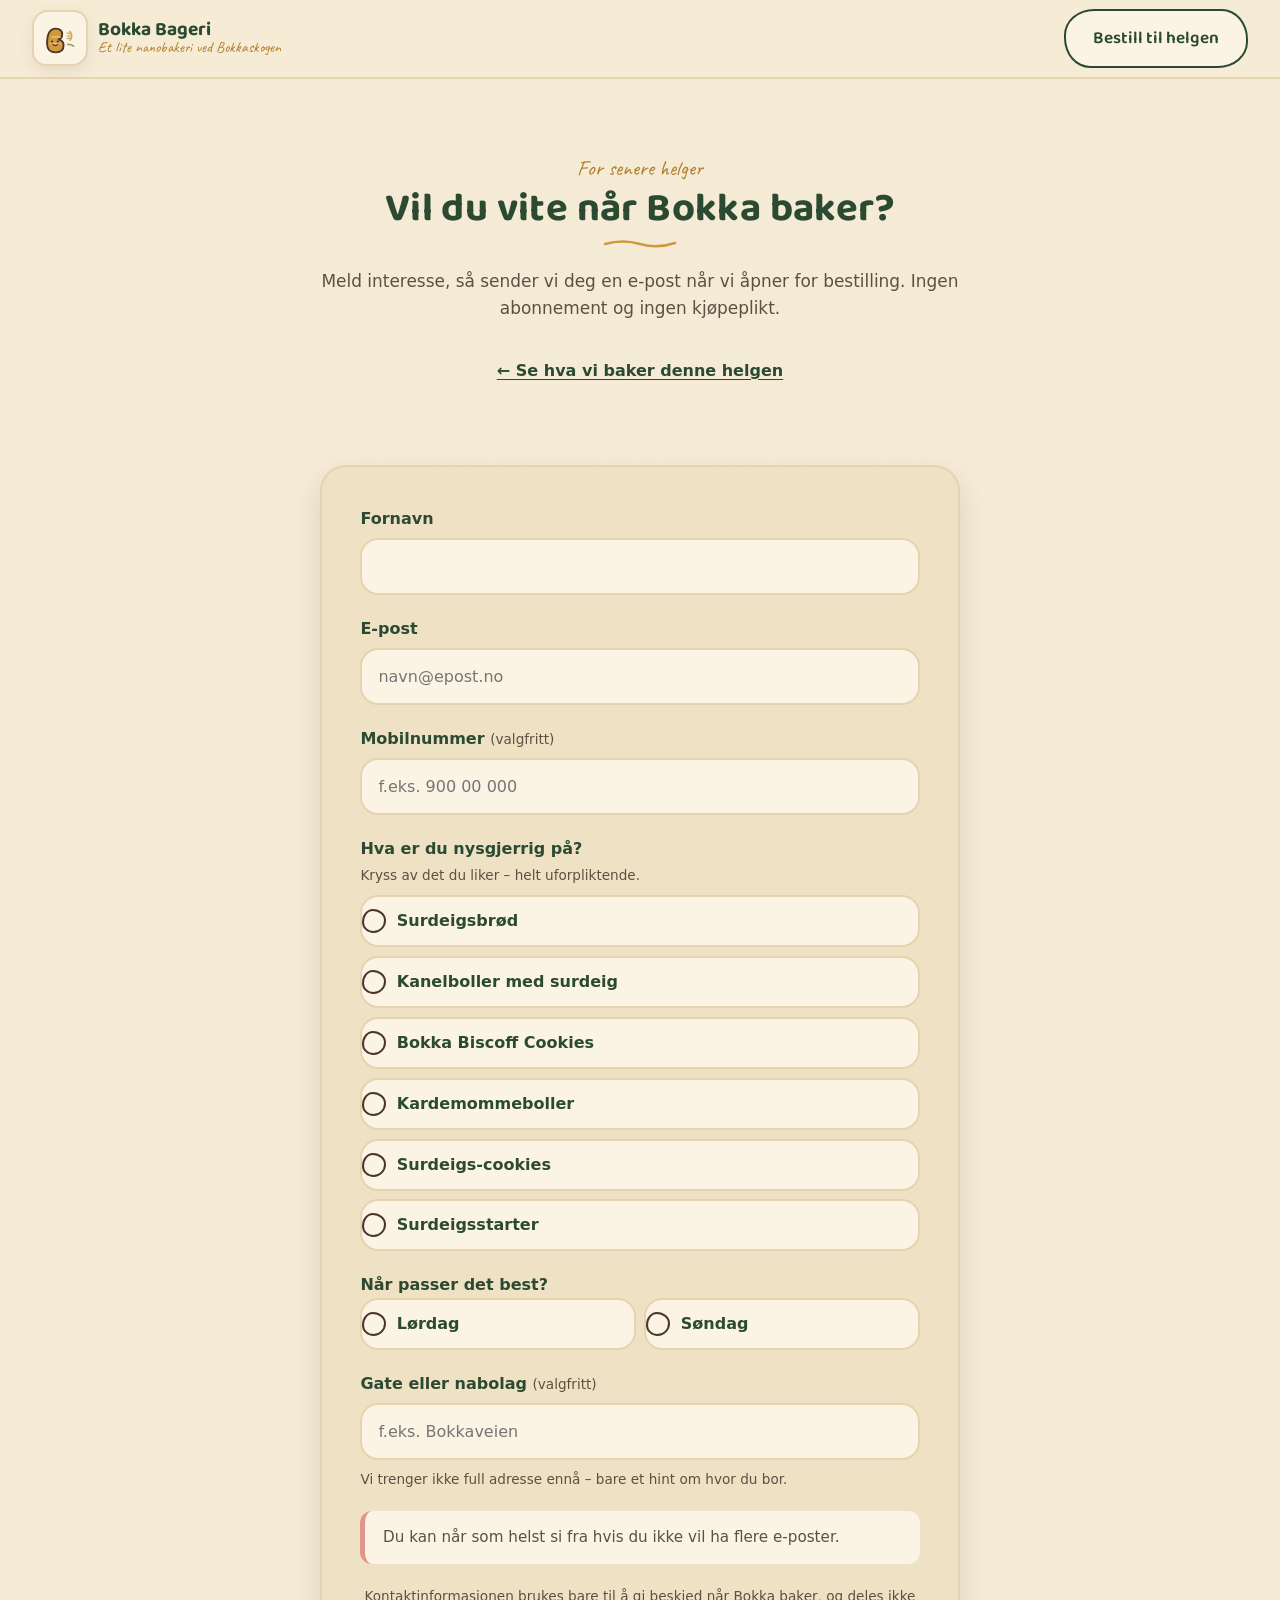
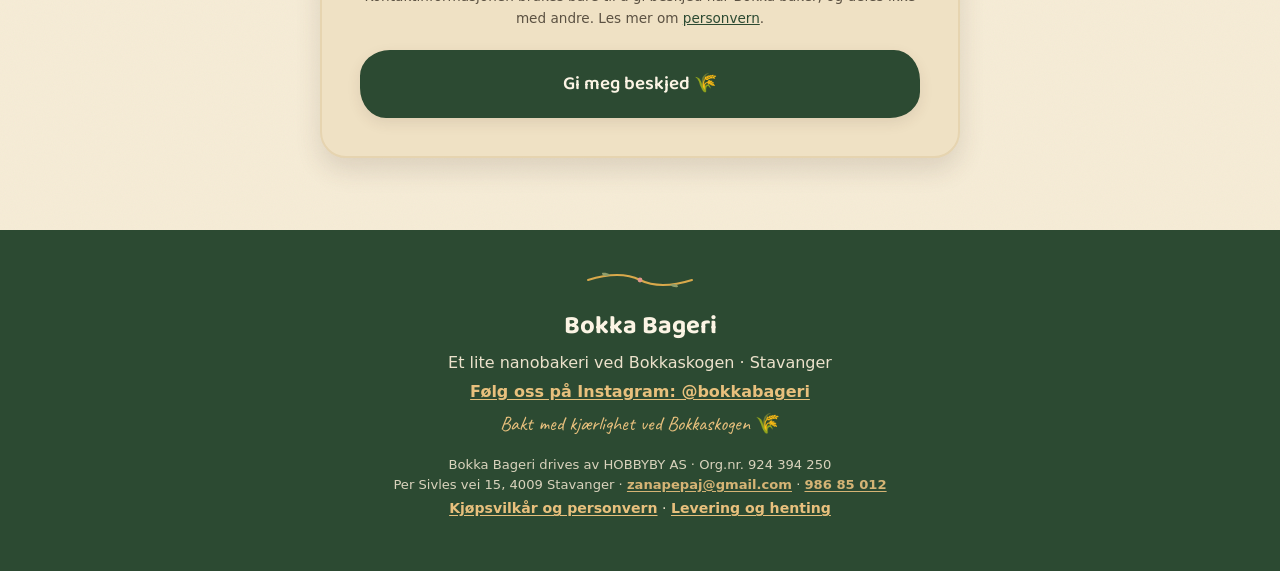
<file: interesse.html>
<!DOCTYPE html>
<html lang="nb">
<head>
  <meta charset="UTF-8" />
  <meta name="viewport" content="width=device-width, initial-scale=1.0" />
  <meta name="theme-color" content="#2c4a32" />
  <meta name="description" content="Meld uforpliktende interesse for fersk surdeigsbakst fra Bokka Bageri – vi sier fra når vi baker en senere helg." />
  <title>Meld interesse – Bokka Bageri</title>

  <!-- Open Graph / social sharing -->
  <meta property="og:type" content="website" />
  <meta property="og:locale" content="nb_NO" />
  <meta property="og:site_name" content="Bokka Bageri" />
  <meta property="og:title" content="Meld interesse – Bokka Bageri" />
  <meta property="og:description" content="Ikke klar for å bestille nå? Meld interesse, så sier vi fra når Bokka baker en senere helg." />
  <meta property="og:url" content="https://zanapepaj.github.io/bokkabageri/interesse.html" />
  <meta property="og:image" content="https://zanapepaj.github.io/bokkabageri/assets/images/branding/9.png" />
  <meta property="og:image:alt" content="Bokka Bageri-logoen: en gyllen brød-B med et vennlig ansikt" />
  <meta property="og:image:width" content="520" />
  <meta property="og:image:height" content="520" />
  <meta name="twitter:card" content="summary" />
  <meta name="twitter:title" content="Meld interesse – Bokka Bageri" />
  <meta name="twitter:description" content="Ikke klar for å bestille nå? Meld interesse, så sier vi fra når Bokka baker en senere helg." />
  <meta name="twitter:image" content="https://zanapepaj.github.io/bokkabageri/assets/images/branding/9.png" />

  <link rel="preconnect" href="https://fonts.googleapis.com" />
  <link rel="preconnect" href="https://fonts.gstatic.com" crossorigin />
  <link href="https://fonts.googleapis.com/css2?family=Baloo+2:wght@500;600;700&family=Caveat:wght@600;700&display=swap" rel="stylesheet" />
  <link rel="stylesheet" href="styles.css?v=24" />
  <link rel="icon" type="image/png" href="assets/images/branding/9.png" />
  <link rel="apple-touch-icon" href="assets/images/branding/9.png" />
</head>
<body>
  <!-- Skip link for keyboard users -->
  <a class="skip-link" href="#hovedinnhold">Hopp til innhold</a>

  <!-- ============ HEADER ============ -->
  <header class="site-header">
    <a class="brand" href="index.html#top" aria-label="Bokka Bageri – til forsiden">
      <span class="brand__mark" aria-hidden="true">
        <svg viewBox="0 0 64 64" width="46" height="46" role="img" aria-hidden="true">
          <path d="M14 40c0-11 3-21 12-21 6 0 9 3 9 8 0 4-2 6-5 7 4 1 7 3 7 8 0 6-4 10-11 10-7 0-12-4-12-12z"
                fill="var(--bread)" stroke="var(--brown-ink)" stroke-width="2.6" stroke-linejoin="round"/>
          <path d="M21 31c3-1 7-1 11 0M20 40c4-1 9-1 13 0" fill="none" stroke="var(--bread-light)" stroke-width="2" stroke-linecap="round"/>
          <circle cx="21" cy="37" r="1.5" fill="var(--brown-ink)"/>
          <circle cx="29" cy="37" r="1.5" fill="var(--brown-ink)"/>
          <path d="M22 41c2 2 5 2 7 0" fill="none" stroke="var(--brown-ink)" stroke-width="1.5" stroke-linecap="round"/>
          <circle cx="18.5" cy="40" r="1.8" fill="var(--pink)" opacity="0.7"/>
          <circle cx="31.5" cy="40" r="1.8" fill="var(--pink)" opacity="0.7"/>
          <path d="M46 23c3 3 3 9 0 12" fill="none" stroke="var(--wheat)" stroke-width="2.4" stroke-linecap="round"/>
          <path d="M46 26l-4-1M46 29h-4M46 32l-4 1" stroke="var(--wheat)" stroke-width="1.8" stroke-linecap="round"/>
          <path d="M43 41c4 0 8 2 8 2" fill="none" stroke="var(--sage)" stroke-width="2.4" stroke-linecap="round"/>
        </svg>
      </span>
      <span class="brand__text">
        <span class="brand__name">Bokka Bageri</span>
        <span class="brand__descriptor">Et lite nanobakeri ved Bokkaskogen</span>
      </span>
    </a>
    <a class="btn btn--ghost header__cta" href="index.html#helgens-bestilling">Bestill til helgen</a>
  </header>

  <main id="hovedinnhold">
    <span id="top"></span>

    <!-- ============ PAGE INTRO ============ -->
    <section class="section interesse-intro" aria-labelledby="interesse-tittel">
      <div class="section__head">
        <p class="eyebrow-hand">For senere helger</p>
        <h1 id="interesse-tittel">Vil du vite når Bokka baker?</h1>
        <p class="section__sub">Meld interesse, så sender vi deg en e-post når vi åpner for bestilling. Ingen abonnement og ingen kjøpeplikt.</p>
      </div>
      <p class="interesse-intro__back"><a href="index.html#helgens-bestilling">← Se hva vi baker denne helgen</a></p>
    </section>

    <!-- ============ INTEREST FORM ============ -->
    <section class="section interest" id="meld-interesse" aria-label="Interesseskjema">
      <div class="interest__card">
        <form id="interest-form" class="form" action="https://formspree.io/f/moeqkjwr" method="POST" novalidate>
          <!-- Posts to the Bokka Intake endpoint (INTAKE_ENDPOINT in script.js); the
               Formspree action is only the fallback when that const is empty. -->
          <input type="hidden" name="_subject" value="Bokka – Interesse" />
          <input type="hidden" name="form_type" value="interest_notification_signup" />
          <!-- Honeypot: invisible to people, bots tend to fill it. Must stay empty. -->
          <div class="hp" aria-hidden="true">
            <label for="interest-gotcha">La dette feltet stå tomt</label>
            <input type="text" id="interest-gotcha" name="_gotcha" tabindex="-1" autocomplete="off" />
          </div>
          <div class="field">
            <label for="fornavn">Fornavn</label>
            <input type="text" id="fornavn" name="fornavn" autocomplete="given-name" required aria-required="true" />
            <p class="field__error" id="fornavn-error" hidden>Skriv gjerne fornavnet ditt.</p>
          </div>

          <div class="field">
            <label for="epost">E-post</label>
            <input type="email" id="epost" name="epost" inputmode="email" autocomplete="email" required aria-required="true" placeholder="navn@epost.no" />
            <p class="field__error" id="epost-error" hidden>Skriv en e-postadresse vi kan nå deg på.</p>
          </div>

          <div class="field">
            <label for="mobil">Mobilnummer <span class="field__optional">(valgfritt)</span></label>
            <input type="tel" id="mobil" name="mobil" inputmode="tel" autocomplete="tel" placeholder="f.eks. 900 00 000" />
          </div>

          <fieldset class="field field--group">
            <legend>Hva er du nysgjerrig på?</legend>
            <p class="field__hint">Kryss av det du liker – helt uforpliktende.</p>
            <div class="checks">
              <label class="check"><input type="checkbox" name="produkter" value="Surdeigsbrød" /> <span>Surdeigsbrød</span></label>
              <label class="check"><input type="checkbox" name="produkter" value="Kanelboller med surdeig" /> <span>Kanelboller med surdeig</span></label>
              <label class="check"><input type="checkbox" name="produkter" value="Bokka Biscoff Cookies" /> <span>Bokka Biscoff Cookies</span></label>
              <label class="check"><input type="checkbox" name="produkter" value="Kardemommeboller" /> <span>Kardemommeboller</span></label>
              <label class="check"><input type="checkbox" name="produkter" value="Surdeigs-cookies" /> <span>Surdeigs-cookies</span></label>
              <label class="check"><input type="checkbox" name="produkter" value="Surdeigsstarter" /> <span>Surdeigsstarter</span></label>
            </div>
          </fieldset>

          <fieldset class="field field--group">
            <legend>Når passer det best?</legend>
            <div class="checks checks--row">
              <label class="check"><input type="checkbox" name="dager" value="Lørdag" /> <span>Lørdag</span></label>
              <label class="check"><input type="checkbox" name="dager" value="Søndag" /> <span>Søndag</span></label>
            </div>
          </fieldset>

          <div class="field">
            <label for="nabolag">Gate eller nabolag <span class="field__optional">(valgfritt)</span></label>
            <input type="text" id="nabolag" name="nabolag" autocomplete="off" placeholder="f.eks. Bokkaveien" />
            <p class="field__hint">Vi trenger ikke full adresse ennå – bare et hint om hvor du bor.</p>
          </div>

          <p class="form__disclaimer">Du kan når som helst si fra hvis du ikke vil ha flere e-poster.</p>

          <p class="form__privacy">Kontaktinformasjonen brukes bare til å gi beskjed når Bokka baker, og deles ikke med andre. Les mer om <a href="vilkar.html#personvern">personvern</a>.</p>

          <p class="field__error form__error" id="form-error" role="alert" hidden>Beklager – noe gikk galt da vi sendte skjemaet. Prøv igjen om litt, eller send oss en e-post.</p>

          <button type="submit" class="btn btn--primary btn--big btn--full">Gi meg beskjed 🌾</button>
        </form>

        <!-- Success message appears here after submit -->
        <div class="form__success" id="form-success" role="status" hidden>
          <span class="form__success-mark" aria-hidden="true">🌾</span>
          <h3>Tusen takk – vi gleder oss til å bake for deg!</h3>
          <p id="form-success-text">Vi sier fra neste gang Bokka fyrer opp ovnen. Helt uforpliktende, som lovet.</p>
          <button type="button" class="btn btn--ghost" id="form-reset">Meld interesse for noen andre</button>
        </div>
      </div>
    </section>
  </main>

  <!-- ============ FOOTER ============ -->
  <footer class="site-footer">
    <svg class="footer__sprig" viewBox="0 0 120 24" aria-hidden="true">
      <path d="M8 12 Q40 2 60 12 Q80 22 112 12" fill="none" stroke="var(--wheat)" stroke-width="2" stroke-linecap="round"/>
      <path d="M30 7c-3-3-8-2-8-2 0 0 0 5 8 2zM90 17c3 3 8 2 8 2 0 0 0-5-8-2z" fill="var(--sage)"/>
      <circle cx="60" cy="12" r="2.4" fill="var(--pink)"/>
    </svg>
    <p class="site-footer__brand">Bokka Bageri</p>
    <p>Et lite nanobakeri ved Bokkaskogen · Stavanger</p>
    <p class="site-footer__social"><a class="site-footer__link" href="https://instagram.com/bokkabageri" target="_blank" rel="noopener noreferrer">Følg oss på Instagram: @bokkabageri</a></p>
    <p class="site-footer__tagline">Bakt med kjærlighet ved Bokkaskogen 🌾</p>
    <p class="site-footer__company">Bokka Bageri drives av HOBBYBY AS &middot; Org.nr. 924 394 250<br />Per Sivles vei 15, 4009 Stavanger &middot; <a class="site-footer__link" href="mailto:zanapepaj@gmail.com">zanapepaj@gmail.com</a> &middot; <a class="site-footer__link" href="tel:+4798685012">986 85 012</a></p>
    <p class="site-footer__legal"><a class="site-footer__link" href="vilkar.html">Kjøpsvilkår og personvern</a> &middot; <a class="site-footer__link" href="levering.html">Levering og henting</a></p>
  </footer>

  <script src="script.js?v=19" defer></script>
</body>
</html>
</file>
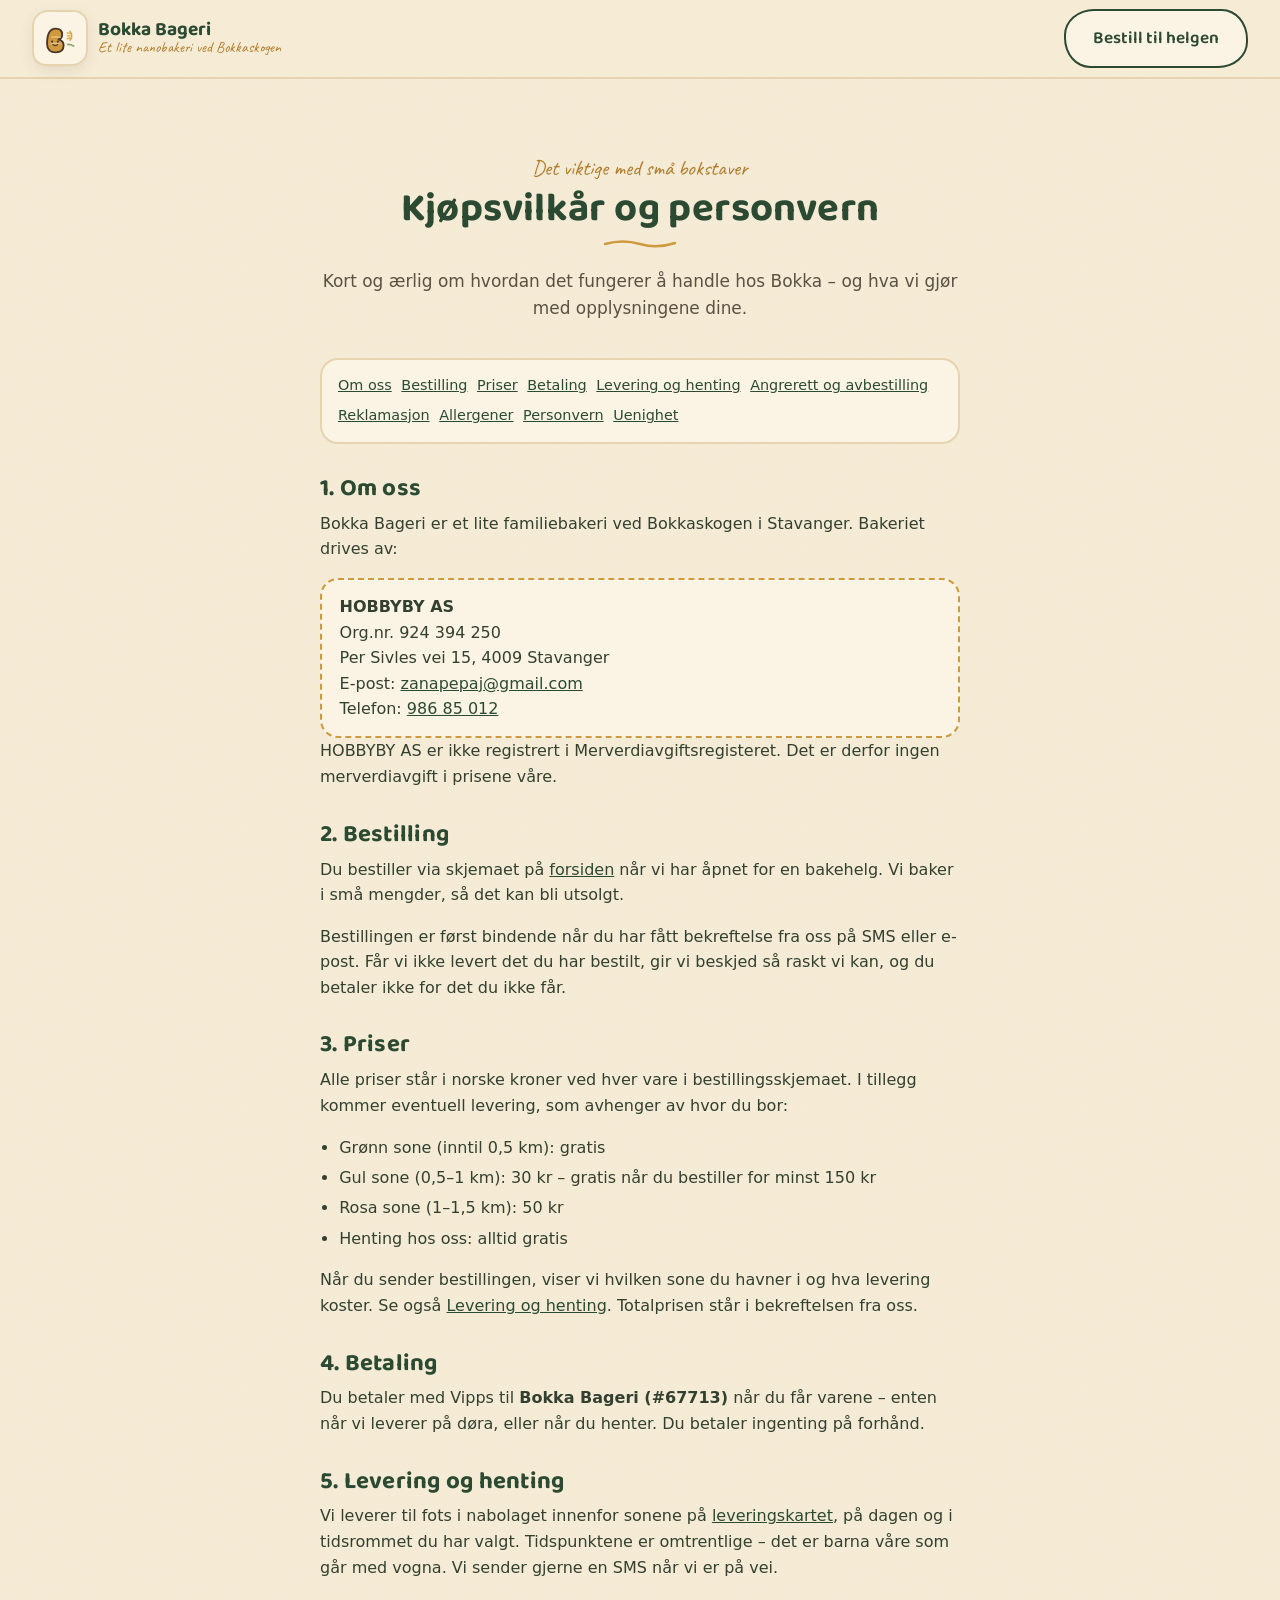
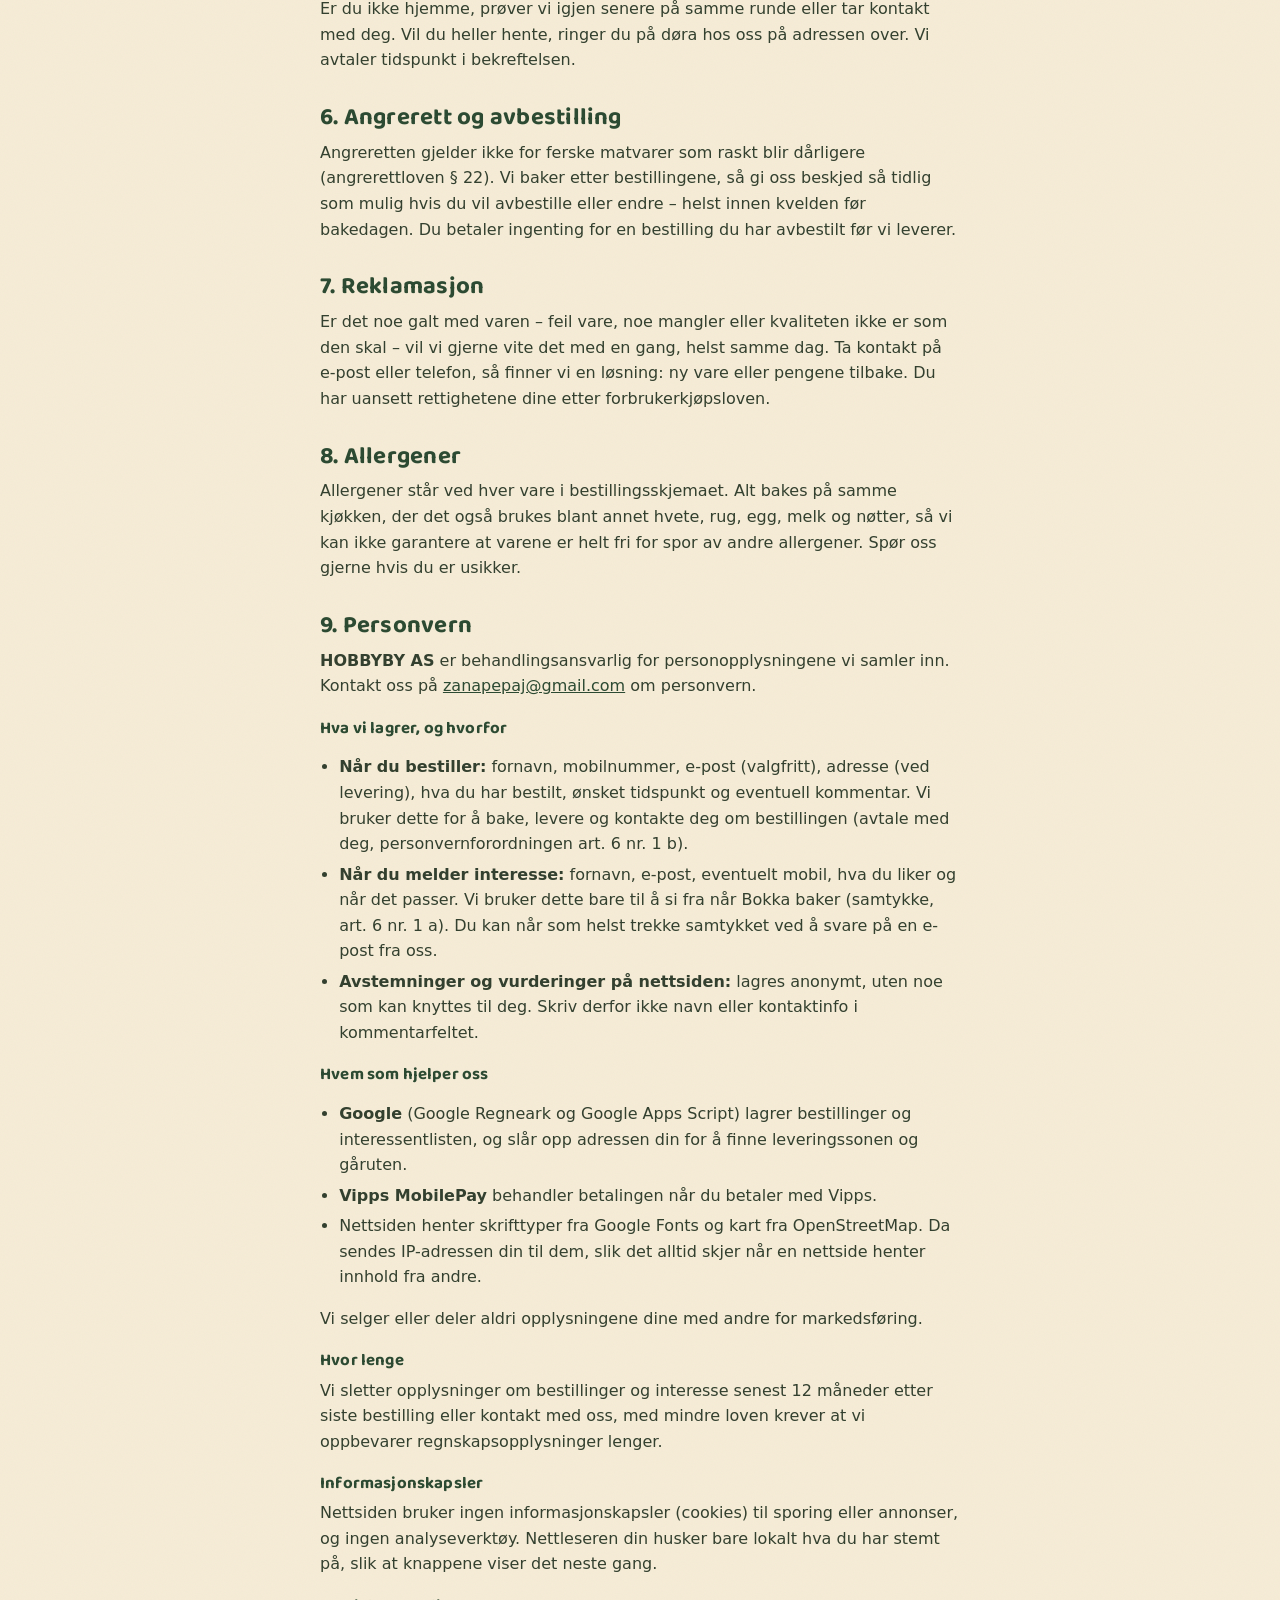
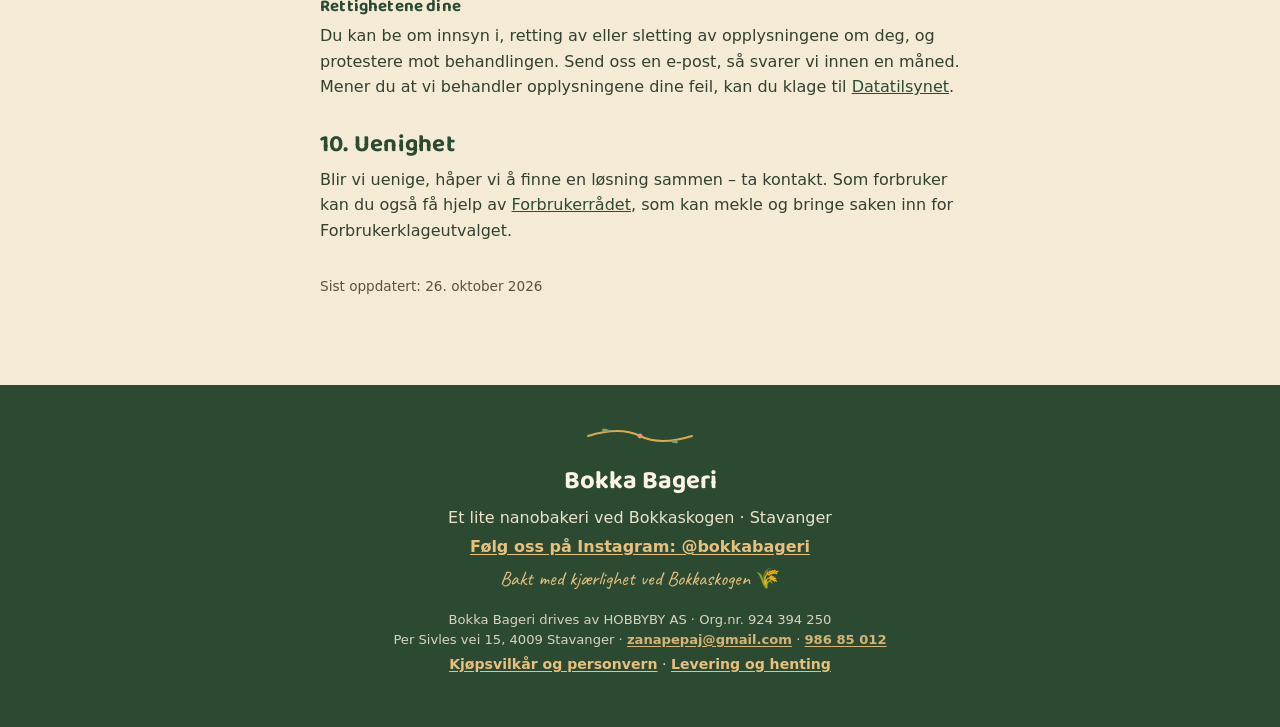
<file: vilkar.html>
<!DOCTYPE html>
<html lang="nb">
<head>
  <meta charset="UTF-8" />
  <meta name="viewport" content="width=device-width, initial-scale=1.0" />
  <meta name="theme-color" content="#2c4a32" />
  <meta name="description" content="Kjøpsvilkår og personvern for Bokka Bageri (HOBBYBY AS): bestilling, priser, betaling med Vipps, levering, reklamasjon og hvordan vi behandler personopplysninger." />
  <title>Kjøpsvilkår og personvern – Bokka Bageri</title>

  <meta property="og:type" content="website" />
  <meta property="og:locale" content="nb_NO" />
  <meta property="og:site_name" content="Bokka Bageri" />
  <meta property="og:title" content="Kjøpsvilkår og personvern – Bokka Bageri" />
  <meta property="og:url" content="https://zanapepaj.github.io/bokkabageri/vilkar.html" />
  <meta property="og:image" content="https://zanapepaj.github.io/bokkabageri/assets/images/branding/9.png" />

  <link rel="preconnect" href="https://fonts.googleapis.com" />
  <link rel="preconnect" href="https://fonts.gstatic.com" crossorigin />
  <link href="https://fonts.googleapis.com/css2?family=Baloo+2:wght@500;600;700&family=Caveat:wght@600;700&display=swap" rel="stylesheet" />
  <link rel="stylesheet" href="styles.css?v=24" />
  <link rel="icon" type="image/png" href="assets/images/branding/9.png" />
  <link rel="apple-touch-icon" href="assets/images/branding/9.png" />
</head>
<body>
  <a class="skip-link" href="#hovedinnhold">Hopp til innhold</a>

  <header class="site-header">
    <a class="brand" href="index.html#top" aria-label="Bokka Bageri – til forsiden">
      <span class="brand__mark" aria-hidden="true">
        <svg viewBox="0 0 64 64" width="46" height="46" role="img" aria-hidden="true">
          <path d="M14 40c0-11 3-21 12-21 6 0 9 3 9 8 0 4-2 6-5 7 4 1 7 3 7 8 0 6-4 10-11 10-7 0-12-4-12-12z"
                fill="var(--bread)" stroke="var(--brown-ink)" stroke-width="2.6" stroke-linejoin="round"/>
          <path d="M21 31c3-1 7-1 11 0M20 40c4-1 9-1 13 0" fill="none" stroke="var(--bread-light)" stroke-width="2" stroke-linecap="round"/>
          <circle cx="21" cy="37" r="1.5" fill="var(--brown-ink)"/>
          <circle cx="29" cy="37" r="1.5" fill="var(--brown-ink)"/>
          <path d="M22 41c2 2 5 2 7 0" fill="none" stroke="var(--brown-ink)" stroke-width="1.5" stroke-linecap="round"/>
          <circle cx="18.5" cy="40" r="1.8" fill="var(--pink)" opacity="0.7"/>
          <circle cx="31.5" cy="40" r="1.8" fill="var(--pink)" opacity="0.7"/>
          <path d="M46 23c3 3 3 9 0 12" fill="none" stroke="var(--wheat)" stroke-width="2.4" stroke-linecap="round"/>
          <path d="M46 26l-4-1M46 29h-4M46 32l-4 1" stroke="var(--wheat)" stroke-width="1.8" stroke-linecap="round"/>
          <path d="M43 41c4 0 8 2 8 2" fill="none" stroke="var(--sage)" stroke-width="2.4" stroke-linecap="round"/>
        </svg>
      </span>
      <span class="brand__text">
        <span class="brand__name">Bokka Bageri</span>
        <span class="brand__descriptor">Et lite nanobakeri ved Bokkaskogen</span>
      </span>
    </a>
    <a class="btn btn--ghost header__cta" href="index.html#helgens-bestilling">Bestill til helgen</a>
  </header>

  <main id="hovedinnhold">
    <span id="top"></span>

    <section class="section legal" aria-labelledby="vilkar-tittel">
      <div class="section__head">
        <p class="eyebrow-hand">Det viktige med små bokstaver</p>
        <h1 id="vilkar-tittel">Kjøpsvilkår og personvern</h1>
        <p class="section__sub">Kort og ærlig om hvordan det fungerer å handle hos Bokka – og hva vi gjør med opplysningene dine.</p>
      </div>

      <div class="legal__body">
        <nav class="legal__toc" aria-label="Innhold">
          <a href="#selger">Om oss</a>
          <a href="#bestilling">Bestilling</a>
          <a href="#priser">Priser</a>
          <a href="#betaling">Betaling</a>
          <a href="#levering">Levering og henting</a>
          <a href="#angrerett">Angrerett og avbestilling</a>
          <a href="#reklamasjon">Reklamasjon</a>
          <a href="#allergener">Allergener</a>
          <a href="#personvern">Personvern</a>
          <a href="#tvister">Uenighet</a>
        </nav>

        <h2 id="selger">1. Om oss</h2>
        <p>Bokka Bageri er et lite familiebakeri ved Bokkaskogen i Stavanger. Bakeriet drives av:</p>
        <address class="legal__card">
          <strong>HOBBYBY AS</strong><br />
          Org.nr. 924 394 250<br />
          Per Sivles vei 15, 4009 Stavanger<br />
          E-post: <a href="mailto:zanapepaj@gmail.com">zanapepaj@gmail.com</a><br />
          Telefon: <a href="tel:+4798685012">986 85 012</a>
        </address>
        <p>HOBBYBY AS er ikke registrert i Merverdiavgiftsregisteret. Det er derfor ingen merverdiavgift i prisene våre.</p>

        <h2 id="bestilling">2. Bestilling</h2>
        <p>Du bestiller via skjemaet på <a href="index.html#helgens-bestilling">forsiden</a> når vi har åpnet for en bakehelg. Vi baker i små mengder, så det kan bli utsolgt.</p>
        <p>Bestillingen er først bindende når du har fått bekreftelse fra oss på SMS eller e-post. Får vi ikke levert det du har bestilt, gir vi beskjed så raskt vi kan, og du betaler ikke for det du ikke får.</p>

        <h2 id="priser">3. Priser</h2>
        <p>Alle priser står i norske kroner ved hver vare i bestillingsskjemaet. I tillegg kommer eventuell levering, som avhenger av hvor du bor:</p>
        <ul>
          <li>Grønn sone (inntil 0,5 km): gratis</li>
          <li>Gul sone (0,5–1 km): 30 kr – gratis når du bestiller for minst 150 kr</li>
          <li>Rosa sone (1–1,5 km): 50 kr</li>
          <li>Henting hos oss: alltid gratis</li>
        </ul>
        <p>Når du sender bestillingen, viser vi hvilken sone du havner i og hva levering koster. Se også <a href="levering.html">Levering og henting</a>. Totalprisen står i bekreftelsen fra oss.</p>

        <h2 id="betaling">4. Betaling</h2>
        <p>Du betaler med Vipps til <strong>Bokka Bageri (#67713)</strong> når du får varene – enten når vi leverer på døra, eller når du henter. Du betaler ingenting på forhånd.</p>

        <h2 id="levering">5. Levering og henting</h2>
        <p>Vi leverer til fots i nabolaget innenfor sonene på <a href="levering.html">leveringskartet</a>, på dagen og i tidsrommet du har valgt. Tidspunktene er omtrentlige – det er barna våre som går med vogna. Vi sender gjerne en SMS når vi er på vei.</p>
        <p>Er du ikke hjemme, prøver vi igjen senere på samme runde eller tar kontakt med deg. Vil du heller hente, ringer du på døra hos oss på adressen over. Vi avtaler tidspunkt i bekreftelsen.</p>

        <h2 id="angrerett">6. Angrerett og avbestilling</h2>
        <p>Angreretten gjelder ikke for ferske matvarer som raskt blir dårligere (angrerettloven § 22). Vi baker etter bestillingene, så gi oss beskjed så tidlig som mulig hvis du vil avbestille eller endre – helst innen kvelden før bakedagen. Du betaler ingenting for en bestilling du har avbestilt før vi leverer.</p>

        <h2 id="reklamasjon">7. Reklamasjon</h2>
        <p>Er det noe galt med varen – feil vare, noe mangler eller kvaliteten ikke er som den skal – vil vi gjerne vite det med en gang, helst samme dag. Ta kontakt på e-post eller telefon, så finner vi en løsning: ny vare eller pengene tilbake. Du har uansett rettighetene dine etter forbrukerkjøpsloven.</p>

        <h2 id="allergener">8. Allergener</h2>
        <p>Allergener står ved hver vare i bestillingsskjemaet. Alt bakes på samme kjøkken, der det også brukes blant annet hvete, rug, egg, melk og nøtter, så vi kan ikke garantere at varene er helt fri for spor av andre allergener. Spør oss gjerne hvis du er usikker.</p>

        <h2 id="personvern">9. Personvern</h2>
        <p><strong>HOBBYBY AS</strong> er behandlingsansvarlig for personopplysningene vi samler inn. Kontakt oss på <a href="mailto:zanapepaj@gmail.com">zanapepaj@gmail.com</a> om personvern.</p>

        <h3>Hva vi lagrer, og hvorfor</h3>
        <ul>
          <li><strong>Når du bestiller:</strong> fornavn, mobilnummer, e-post (valgfritt), adresse (ved levering), hva du har bestilt, ønsket tidspunkt og eventuell kommentar. Vi bruker dette for å bake, levere og kontakte deg om bestillingen (avtale med deg, personvernforordningen art. 6 nr. 1 b).</li>
          <li><strong>Når du melder interesse:</strong> fornavn, e-post, eventuelt mobil, hva du liker og når det passer. Vi bruker dette bare til å si fra når Bokka baker (samtykke, art. 6 nr. 1 a). Du kan når som helst trekke samtykket ved å svare på en e-post fra oss.</li>
          <li><strong>Avstemninger og vurderinger på nettsiden:</strong> lagres anonymt, uten noe som kan knyttes til deg. Skriv derfor ikke navn eller kontaktinfo i kommentarfeltet.</li>
        </ul>

        <h3>Hvem som hjelper oss</h3>
        <ul>
          <li><strong>Google</strong> (Google Regneark og Google Apps Script) lagrer bestillinger og interessentlisten, og slår opp adressen din for å finne leveringssonen og gåruten.</li>
          <li><strong>Vipps MobilePay</strong> behandler betalingen når du betaler med Vipps.</li>
          <li>Nettsiden henter skrifttyper fra Google Fonts og kart fra OpenStreetMap. Da sendes IP-adressen din til dem, slik det alltid skjer når en nettside henter innhold fra andre.</li>
        </ul>
        <p>Vi selger eller deler aldri opplysningene dine med andre for markedsføring.</p>

        <h3>Hvor lenge</h3>
        <p>Vi sletter opplysninger om bestillinger og interesse senest 12 måneder etter siste bestilling eller kontakt med oss, med mindre loven krever at vi oppbevarer regnskapsopplysninger lenger.</p>

        <h3>Informasjonskapsler</h3>
        <p>Nettsiden bruker ingen informasjonskapsler (cookies) til sporing eller annonser, og ingen analyseverktøy. Nettleseren din husker bare lokalt hva du har stemt på, slik at knappene viser det neste gang.</p>

        <h3>Rettighetene dine</h3>
        <p>Du kan be om innsyn i, retting av eller sletting av opplysningene om deg, og protestere mot behandlingen. Send oss en e-post, så svarer vi innen en måned. Mener du at vi behandler opplysningene dine feil, kan du klage til <a href="https://www.datatilsynet.no" target="_blank" rel="noopener noreferrer">Datatilsynet</a>.</p>

        <h2 id="tvister">10. Uenighet</h2>
        <p>Blir vi uenige, håper vi å finne en løsning sammen – ta kontakt. Som forbruker kan du også få hjelp av <a href="https://www.forbrukerradet.no" target="_blank" rel="noopener noreferrer">Forbrukerrådet</a>, som kan mekle og bringe saken inn for Forbrukerklageutvalget.</p>

        <p class="legal__updated">Sist oppdatert: 26. oktober 2026</p>
      </div>
    </section>
  </main>

  <footer class="site-footer">
    <svg class="footer__sprig" viewBox="0 0 120 24" aria-hidden="true">
      <path d="M8 12 Q40 2 60 12 Q80 22 112 12" fill="none" stroke="var(--wheat)" stroke-width="2" stroke-linecap="round"/>
      <path d="M30 7c-3-3-8-2-8-2 0 0 0 5 8 2zM90 17c3 3 8 2 8 2 0 0 0-5-8-2z" fill="var(--sage)"/>
      <circle cx="60" cy="12" r="2.4" fill="var(--pink)"/>
    </svg>
    <p class="site-footer__brand">Bokka Bageri</p>
    <p>Et lite nanobakeri ved Bokkaskogen · Stavanger</p>
    <p class="site-footer__social"><a class="site-footer__link" href="https://instagram.com/bokkabageri" target="_blank" rel="noopener noreferrer">Følg oss på Instagram: @bokkabageri</a></p>
    <p class="site-footer__tagline">Bakt med kjærlighet ved Bokkaskogen 🌾</p>
    <p class="site-footer__company">Bokka Bageri drives av HOBBYBY AS &middot; Org.nr. 924 394 250<br />Per Sivles vei 15, 4009 Stavanger &middot; <a class="site-footer__link" href="mailto:zanapepaj@gmail.com">zanapepaj@gmail.com</a> &middot; <a class="site-footer__link" href="tel:+4798685012">986 85 012</a></p>
    <p class="site-footer__legal"><a class="site-footer__link" href="vilkar.html">Kjøpsvilkår og personvern</a> &middot; <a class="site-footer__link" href="levering.html">Levering og henting</a></p>
  </footer>
</body>
</html>
</file>
<file: styles.css>
/* =========================================================
   Bokka Bageri — styles
   Feel: Scandinavian children's storybook meets a tiny
   artisan bakery in the woods. Mobile-first.
   ========================================================= */

/* ---------- Palette & tokens ---------- */
:root {
  /* Parchment / cream */
  --parchment: #f6ecd6;
  --cream: #fbf4e4;        /* lightest cream – highlights, text on dark */
  --cream-deep: #efe1c4;   /* card parchment */
  --beige: #e6d4b0;        /* muted border beige */

  /* Greens */
  --forest: #2c4a32;       /* deep forest-green ink */
  --forest-soft: #4a6549;  /* softer forest */
  --sage: #8f9d6a;         /* sage accent */
  --sage-deep: #6f7d4e;    /* deeper sage */

  /* Bread / gold / brown */
  --bread: #cf9a3e;        /* golden bread */
  --bread-deep: #b07d2c;   /* deep crust */
  --bread-light: #e8c07d;  /* floury highlight */
  --wheat: #d9a94b;        /* wheat gold */
  --brown-ink: #4a3527;    /* warm illustration outline */

  /* Pinks */
  --pink: #e0968a;         /* dusty pink accent */
  --pink-soft: #eec7bd;    /* soft pink */

  --ink: #33402f;          /* main text */
  --ink-soft: #5b5142;     /* secondary text */

  --radius: 18px;
  --radius-lg: 26px;
  --shadow: 0 12px 26px rgba(74, 53, 39, 0.14);
  --shadow-soft: 0 5px 14px rgba(74, 53, 39, 0.10);

  --max-width: 1060px;
  --space: clamp(1.25rem, 4vw, 2rem);

  --font-display: "Baloo 2", "Trebuchet MS", system-ui, sans-serif;
  --font-hand: "Caveat", "Segoe Script", cursive;
  --font-head: var(--font-display);
  --font-body: system-ui, -apple-system, "Segoe UI", Roboto, Helvetica, Arial, sans-serif;
}

/* ---------- Reset-ish ---------- */
*,
*::before,
*::after { box-sizing: border-box; }

html { scroll-behavior: smooth; }

body {
  margin: 0;
  font-family: var(--font-body);
  color: var(--ink);
  background-color: var(--parchment);
  /* faint paper grain */
  background-image: url("data:image/svg+xml,%3Csvg xmlns='http://www.w3.org/2000/svg' width='140' height='140'%3E%3Cfilter id='p'%3E%3CfeTurbulence type='fractalNoise' baseFrequency='0.9' numOctaves='2' stitchTiles='stitch'/%3E%3C/filter%3E%3Crect width='100%25' height='100%25' filter='url(%23p)' opacity='0.045'/%3E%3C/svg%3E");
  line-height: 1.62;
  -webkit-font-smoothing: antialiased;
  overflow-x: hidden;
}

img, svg { display: block; max-width: 100%; }

h1, h2, h3 {
  font-family: var(--font-display);
  line-height: 1.12;
  color: var(--forest);
  margin: 0 0 0.5em;
  font-weight: 700;
  letter-spacing: 0.01em;
}

p { margin: 0 0 1rem; }

a { color: var(--forest); }

/* ---------- Accessibility helpers ---------- */
.skip-link {
  position: absolute;
  left: 0.75rem;
  top: -3rem;
  background: var(--forest);
  color: var(--cream);
  padding: 0.6rem 1rem;
  border-radius: 0 0 var(--radius) var(--radius);
  z-index: 100;
  transition: top 0.2s ease;
}
.skip-link:focus { top: 0; }

:focus-visible {
  outline: 3px solid var(--brown-ink);
  outline-offset: 3px;
  border-radius: 6px;
}

/* ---------- Buttons (hand-drawn pill) ---------- */
.btn {
  display: inline-flex;
  align-items: center;
  justify-content: center;
  gap: 0.5rem;
  min-height: 52px;
  padding: 0.85rem 1.7rem;
  border: 2.5px solid var(--forest);
  border-radius: 30px 26px 30px 26px / 26px 30px 26px 30px;
  font-family: var(--font-display);
  font-size: 1.08rem;
  font-weight: 600;
  text-decoration: none;
  cursor: pointer;
  transition: transform 0.15s ease, box-shadow 0.2s ease, background 0.2s ease;
}
.btn--primary {
  background: var(--forest);
  color: var(--cream);
  box-shadow: var(--shadow-soft);
}
.btn--primary:hover,
.btn--primary:focus-visible {
  background: var(--forest-soft);
  transform: translateY(-2px) rotate(-0.5deg);
  box-shadow: var(--shadow);
}
.btn--ghost {
  background: var(--cream);
  color: var(--forest);
}
.btn--ghost:hover,
.btn--ghost:focus-visible {
  background: var(--forest);
  color: var(--cream);
  transform: translateY(-2px) rotate(-0.5deg);
}
.btn--big { font-size: 1.18rem; padding: 1.05rem 2.1rem; min-height: 60px; }
.btn--full { width: 100%; }
.btn:active { transform: translateY(0) scale(0.99); }

/* ---------- Header ---------- */
.site-header {
  position: sticky;
  top: 0;
  z-index: 40;
  display: flex;
  align-items: center;
  justify-content: space-between;
  gap: 1rem;
  padding: 0.55rem var(--space);
  background: rgba(246, 236, 214, 0.92);
  backdrop-filter: blur(8px);
  border-bottom: 2px solid var(--beige);
}
.brand {
  display: flex;
  align-items: center;
  gap: 0.6rem;
  text-decoration: none;
  color: var(--forest);
}
.brand__mark {
  display: grid;
  place-items: center;
  background: var(--cream);
  border: 2px solid var(--beige);
  border-radius: 16px 14px 16px 14px;
  padding: 3px;
  box-shadow: var(--shadow-soft);
}
.brand__text { display: flex; flex-direction: column; line-height: 1.05; }
.brand__name {
  font-family: var(--font-display);
  font-weight: 700;
  font-size: 1.2rem;
  color: var(--forest);
}
.brand__descriptor {
  font-family: var(--font-hand);
  font-size: 0.95rem;
  color: var(--bread-deep);
}
.header__cta { display: none; }

/* ---------- Hero ---------- */
.hero {
  position: relative;
  padding: clamp(2.6rem, 8vw, 4.4rem) var(--space) clamp(2.6rem, 8vw, 4rem);
  background:
    radial-gradient(90% 70% at 20% 0%, rgba(143,157,106,0.16), transparent 60%),
    radial-gradient(80% 70% at 95% 30%, rgba(224,150,138,0.16), transparent 60%);
  overflow: hidden;
  text-align: center;
}
.bunting {
  position: absolute;
  top: 0; left: 0;
  width: 100%;
  height: 30px;
}
.hero__inner {
  position: relative;
  max-width: 62rem;
  margin: 1.4rem auto 0;
  display: grid;
  gap: clamp(1.4rem, 4vw, 2.2rem);
  justify-items: center;
}
.hero__art {
  position: relative;
  max-width: 320px;
  width: 100%;
  padding: 0.6rem;
  background: var(--cream);
}
.hero__logo { width: 100%; height: auto; border-radius: 12px; }
.float-bubble {
  position: absolute;
  border-radius: 50%;
  background: radial-gradient(circle at 32% 30%, #fffef8, var(--pink-soft));
  border: 1.5px solid var(--bread-light);
  opacity: 0.85;
}
.float-bubble--1 { width: 16px; height: 16px; top: 8%; right: -6px; animation: bob 6s ease-in-out infinite; }
.float-bubble--2 { width: 11px; height: 11px; bottom: 12%; left: -6px; animation: bob 7.5s ease-in-out infinite 0.8s; }
.float-bubble--3 { width: 22px; height: 22px; bottom: -8px; right: 22%; animation: bob 8s ease-in-out infinite 0.4s; }

.hero__text { max-width: 34rem; }
.hero__eyebrow {
  font-family: var(--font-hand);
  font-size: 1.35rem;
  font-weight: 700;
  color: var(--bread-deep);
  margin-bottom: 0.35rem;
}
.hero h1 {
  font-size: clamp(2.2rem, 8vw, 3.5rem);
  margin-bottom: 0.35em;
  color: var(--forest);
}
.hero__lead {
  font-size: clamp(1.08rem, 3.5vw, 1.32rem);
  color: var(--ink);
  max-width: 34rem;
  margin: 0 auto 1.5rem;
}
.hero__reassure {
  margin-top: 0.9rem;
  font-size: 0.92rem;
  color: var(--ink-soft);
  max-width: 27rem;
  margin-left: auto;
  margin-right: auto;
}
.hero__sprig { width: 120px; height: 26px; margin: 1.4rem auto 0; }

/* ---------- Sections ---------- */
.section {
  padding: clamp(2.5rem, 8vw, 4.5rem) var(--space);
  max-width: var(--max-width);
  margin: 0 auto;
}
.section__head { text-align: center; max-width: 40rem; margin: 0 auto 2.2rem; }
.section__head h1,
.section__head h2 { font-size: clamp(1.8rem, 5.5vw, 2.5rem); position: relative; display: inline-block; }
.section__head h1::after,
.section__head h2::after {
  content: "";
  display: block;
  width: 74px;
  height: 10px;
  margin: 0.35rem auto 0;
  background: url("data:image/svg+xml,%3Csvg xmlns='http://www.w3.org/2000/svg' width='74' height='10'%3E%3Cpath d='M2 6 Q20 1 37 6 T72 5' fill='none' stroke='%23cf9a3e' stroke-width='2.4' stroke-linecap='round'/%3E%3C/svg%3E") no-repeat center;
}
.section__sub { color: var(--ink-soft); font-size: 1.06rem; }
.eyebrow-hand {
  font-family: var(--font-hand);
  font-size: 1.35rem;
  color: var(--bread-deep);
  margin-bottom: 0.1rem;
}

/* ---------- Products ---------- */
.product-grid {
  list-style: none;
  margin: 0;
  padding: 0;
  display: grid;
  gap: 1.25rem;
  grid-template-columns: 1fr;
}
.product-card {
  background: var(--cream-deep);
  border: 2px solid var(--beige);
  border-radius: var(--radius-lg);
  padding: 1.5rem 1.4rem 1.7rem;
  text-align: center;
  box-shadow: var(--shadow-soft);
  transition: transform 0.2s ease, box-shadow 0.2s ease;
  /* gently irregular, hand-drawn corners */
  border-top-left-radius: 34px;
  border-bottom-right-radius: 34px;
}
.product-card:nth-child(even) { transform: rotate(-0.6deg); }
.product-card:nth-child(odd) { transform: rotate(0.5deg); }
.product-card:hover,
.product-card:focus-within {
  transform: translateY(-4px) rotate(0deg);
  box-shadow: var(--shadow);
}
.product-card__art {
  width: 120px;
  height: 120px;
  margin: 0 auto 0.75rem;
}
.product-card h3 { font-size: 1.3rem; margin-bottom: 0.35rem; }
.product-card p { color: var(--ink-soft); margin: 0; }
.product-card .price {
  margin: 0.85rem 0 0;
  font-family: var(--font-display);
  font-weight: 700;
  font-size: 1.2rem;
  color: var(--bread-deep);
}
.price__note {
  font-weight: 600;
  font-size: 0.92rem;
  color: var(--ink-soft);
}
.product-card .price--soon {
  font-family: var(--font-hand);
  color: var(--ink-soft);
  opacity: 0.85;
}
.product-card--feature {
  background: var(--pink-soft);
  border-color: var(--pink);
}
.tag {
  display: inline-block;
  margin-top: 0.8rem;
  background: var(--forest);
  color: var(--cream);
  font-family: var(--font-display);
  font-size: 0.82rem;
  font-weight: 600;
  padding: 0.32rem 0.85rem;
  border-radius: 999px;
}
.products__note {
  text-align: center;
  color: var(--bread-deep);
  font-family: var(--font-hand);
  font-size: 1.15rem;
  margin-top: 1.6rem;
}

/* ---------- How it works ---------- */
.how { background: var(--cream-deep); border: 2.5px solid var(--beige); border-radius: var(--radius-lg); }
/* Boxed sections: inset to the same edges as the inner cards of other sections */
.how,
.final-cta {
  width: calc(100% - 2 * var(--space));
  max-width: calc(var(--max-width) - 2 * var(--space));
}
.steps {
  list-style: none;
  margin: 0;
  padding: 0;
  display: grid;
  gap: 1.1rem;
  grid-template-columns: 1fr;
  counter-reset: step;
}
.step {
  position: relative;
  background: var(--cream);
  border: 2px dashed var(--beige);
  border-radius: var(--radius);
  padding: 1.4rem 1.3rem 1.3rem 4.4rem;
  box-shadow: var(--shadow-soft);
}
.step__num {
  position: absolute;
  left: 1rem;
  top: 1.25rem;
  width: 2.4rem;
  height: 2.4rem;
  display: grid;
  place-items: center;
  background: var(--forest);
  color: var(--cream);
  font-family: var(--font-head);
  font-weight: 700;
  border-radius: 50%;
  font-size: 1.2rem;
}
.step__icon { font-size: 1.4rem; }
.step h3 { font-size: 1.2rem; margin: 0.3rem 0 0.25rem; }
.step p { margin: 0; color: var(--ink-soft); }

/* ---------- Interest form ---------- */
.interest { max-width: 44rem; }
.interest__card {
  background: var(--cream-deep);
  border: 2px solid var(--beige);
  border-radius: var(--radius-lg);
  padding: clamp(1.4rem, 5vw, 2.4rem);
  box-shadow: var(--shadow);
}
.form { display: grid; gap: 1.3rem; }
.field { display: grid; gap: 0.4rem; border: none; margin: 0; padding: 0; }
.field[hidden] { display: none; }
.field label,
.field legend {
  font-weight: 700;
  color: var(--forest);
  font-size: 1rem;
  padding: 0;
}
.field__optional { font-weight: 400; color: var(--ink-soft); font-size: 0.85rem; }
.field__hint { font-size: 0.85rem; color: var(--ink-soft); margin: 0.1rem 0 0; }
.field input[type="text"],
.field input[type="tel"],
.field input[type="email"] {
  font: inherit;
  padding: 0.85rem 1rem;
  border: 2px solid var(--beige);
  border-radius: var(--radius);
  background: var(--cream);
  color: var(--ink);
  min-height: 52px;
}
.field input[type="text"]:focus,
.field input[type="tel"]:focus,
.field input[type="email"]:focus {
  border-color: var(--forest);
  outline: none;
}
.field input[aria-invalid="true"] { border-color: #b3452f; background: #fbeae6; }
.field__error { color: #9c3a26; font-size: 0.88rem; font-weight: 600; margin: 0.1rem 0 0; }
.form__error { text-align: center; margin: 0.2rem 0 1rem; }

.field--group { display: grid; gap: 0.6rem; }
.field--group[hidden] { display: none; }
.day-times { margin-top: 0.5rem; gap: 0.5rem; }
.day-times legend { font-size: 1rem; color: var(--forest-soft); }
.checks { display: grid; gap: 0.55rem; }
.checks--row { grid-template-columns: repeat(auto-fit, minmax(9rem, 1fr)); }
.checks--days { grid-template-columns: repeat(2, minmax(0, 1fr)); gap: 0.7rem; }
.checks--chips { grid-template-columns: repeat(2, minmax(0, 1fr)); gap: 0.5rem; }

.check {
  position: relative;
  display: flex;
  align-items: center;
  gap: 0.65rem;
  background: var(--cream);
  border: 2px solid var(--beige);
  border-radius: var(--radius);
  padding: 0.7rem 0.9rem;
  min-height: 52px;
  cursor: pointer;
  transition: border-color 0.15s ease, background 0.15s ease,
    box-shadow 0.15s ease, transform 0.15s ease;
}
.check:hover { border-color: var(--bread-light); }

/* Custom "sourdough stamp" checkbox — organic hand-drawn blob */
.check input[type="checkbox"] {
  appearance: none;
  -webkit-appearance: none;
  width: 1.5rem;
  height: 1.5rem;
  margin: 0;
  flex: none;
  display: grid;
  place-content: center;
  background: var(--cream);
  border: 2.5px solid var(--brown-ink);
  border-radius: 45% 55% 52% 48% / 55% 48% 52% 45%;
  cursor: pointer;
  transition: background 0.15s ease, border-color 0.15s ease, transform 0.15s ease;
}
.check input[type="checkbox"]::before {
  content: "";
  width: 0.9rem;
  height: 0.9rem;
  transform: scale(0) rotate(-8deg);
  transition: transform 0.15s ease;
  background: var(--forest);
  -webkit-mask: url("data:image/svg+xml,%3Csvg xmlns='http://www.w3.org/2000/svg' viewBox='0 0 24 24'%3E%3Cpath d='M4 13l5 5L20 5' fill='none' stroke='black' stroke-width='3.5' stroke-linecap='round' stroke-linejoin='round'/%3E%3C/svg%3E") center / contain no-repeat;
  mask: url("data:image/svg+xml,%3Csvg xmlns='http://www.w3.org/2000/svg' viewBox='0 0 24 24'%3E%3Cpath d='M4 13l5 5L20 5' fill='none' stroke='black' stroke-width='3.5' stroke-linecap='round' stroke-linejoin='round'/%3E%3C/svg%3E") center / contain no-repeat;
}
.check input[type="checkbox"]:checked {
  background: var(--bread-light);
  border-color: var(--forest);
}
.check input[type="checkbox"]:checked::before { transform: scale(1) rotate(-8deg); }
.check input[type="checkbox"]:focus-visible {
  outline: 3px solid var(--brown-ink);
  outline-offset: 2px;
}
.check:has(input:checked) {
  border-color: var(--forest);
  background: #eef3ea;
}

/* Honeypot wrapper: off-screen, never focusable, never announced */
.hp {
  position: absolute;
  left: -10000px;
  top: auto;
  width: 1px;
  height: 1px;
  overflow: hidden;
}

/* Visually-hidden input for pill/chip variants (label acts as control) */
.check--day input[type="checkbox"],
.check--day input[type="radio"],
.check--chip input[type="checkbox"],
.rate__star input {
  position: absolute;
  width: 1px;
  height: 1px;
  padding: 0;
  margin: -1px;
  overflow: hidden;
  clip: rect(0 0 0 0);
  white-space: nowrap;
  border: 0;
}

/* Per-option icon (sun, cloud, wheat, clock, heart …) */
.check__icon {
  flex: none;
  width: 1.4rem;
  height: 1.4rem;
  fill: none;
  stroke: currentColor;
  stroke-width: 1.9;
  stroke-linecap: round;
  stroke-linejoin: round;
  color: var(--bread-deep);
  transition: color 0.15s ease;
}

/* Day selection — cosy storybook cards, each with its own icon */
.check--day {
  justify-content: center;
  text-align: center;
  gap: 0.5rem;
  border-width: 2.5px;
  border-radius: 20px 17px 22px 18px;
  padding: 0.85rem 1rem;
  font-family: var(--font-display);
  font-weight: 600;
  color: var(--forest);
}
.check--day .check__icon { width: 1.55rem; height: 1.55rem; }
.check--day:hover { border-color: var(--bread); background: #fdf7ea; }
.check--day:has(input:checked) {
  border-color: var(--forest);
  background: linear-gradient(160deg, #f8edcf, #eedfb2);
  font-weight: 700;
}
.check--day:has(input:checked) .check__icon { color: var(--forest); }
.check--day:has(input:focus-visible) {
  outline: 3px solid var(--brown-ink);
  outline-offset: 3px;
}

/* Small round green badge hugging the day card's top-right corner */
.check--day:has(input:checked)::after {
  content: "";
  position: absolute;
  top: -0.35rem;
  right: -0.35rem;
  width: 1.2rem;
  height: 1.2rem;
  border-radius: 50%;
  border: 2px solid var(--cream);
  background: var(--forest)
    url("data:image/svg+xml,%3Csvg xmlns='http://www.w3.org/2000/svg' viewBox='0 0 24 24'%3E%3Cpath d='M5 13l4 4L19 6' fill='none' stroke='%23fbf4e4' stroke-width='3.2' stroke-linecap='round' stroke-linejoin='round'/%3E%3C/svg%3E")
    center / 60% no-repeat;
}

/* Friendly helper line when both days are chosen */
.day-both {
  margin: 0.1rem 0 0;
  font-family: var(--font-hand);
  font-size: 1.25rem;
  line-height: 1.1;
  color: var(--forest);
  text-align: center;
}
.day-both[hidden] { display: none; }

/* Time selection — softer little cards, understated icons */
.check--chip {
  justify-content: center;
  text-align: center;
  gap: 0.45rem;
  border-radius: 15px 13px 16px 14px;
  padding: 0.6rem 0.8rem;
  min-height: 48px;
  font-size: 0.95rem;
  color: var(--ink);
}
.check--chip .check__icon { width: 1.1rem; height: 1.1rem; color: var(--sage-deep); }
.check--chip:not(.check--full) span { white-space: nowrap; }
/* "Når det passer Bokka" sits on its own full-width row under the three times */
.check--full { grid-column: 1 / -1; }
.check--full .check__icon { color: var(--pink); }
.check--chip:hover { border-color: var(--bread-light); background: #fdf7ea; }
.check--chip:has(input:checked) {
  border-color: var(--forest);
  background: linear-gradient(160deg, #f8edcf, #eedfb2);
  color: var(--forest);
  font-weight: 700;
}
.check--chip:has(input:checked) .check__icon { color: var(--forest); }
.check--chip:has(input:focus-visible) {
  outline: 3px solid var(--brown-ink);
  outline-offset: 3px;
}

@media (prefers-reduced-motion: reduce) {
  .check,
  .check--day,
  .check--chip,
  .check input[type="checkbox"]::before { transition: none; }
}

.form__disclaimer {
  background: var(--cream);
  border-left: 5px solid var(--pink);
  border-radius: 12px;
  padding: 0.9rem 1.1rem;
  font-size: 0.95rem;
  color: var(--ink-soft);
  margin: 0;
}
.form__disclaimer strong { color: var(--forest); }
.form__privacy { font-size: 0.85rem; color: var(--ink-soft); text-align: center; margin: 0; }

/* Success state */
.form__success {
  text-align: center;
  padding: 1rem 0.5rem;
  animation: pop 0.4s ease;
}
.form__success-mark { font-size: 3rem; display: block; margin-bottom: 0.5rem; }
.form__success h3 { font-size: 1.5rem; }
.form__success p { color: var(--ink-soft); max-width: 26rem; margin: 0 auto 1.3rem; }

/* ---------- Weekend order ---------- */
.weekend-order { max-width: 46rem; }
.order-wrap {
  position: relative;
  background: var(--cream-deep);
  padding: clamp(1.5rem, 5vw, 2.6rem);
  border-radius: 24px 20px 26px 20px;
}
.order__badge {
  position: absolute;
  top: -0.9rem;
  right: 1.1rem;
  transform: rotate(3deg);
  background: var(--pink);
  color: var(--brown-ink);
  font-family: var(--font-display);
  font-weight: 700;
  font-size: 0.9rem;
  letter-spacing: 0.02em;
  padding: 0.42rem 1rem;
  border: 2.5px solid var(--forest);
  border-radius: 999px;
  box-shadow: var(--shadow-soft);
  z-index: 2;
}

.order-form { margin-top: 0.4rem; }
.order-list {
  list-style: none;
  margin: 0 0 0.3rem;
  padding: 0;
  display: grid;
  gap: 0.9rem;
}
.order-card {
  display: flex;
  flex-wrap: wrap;
  align-items: center;
  justify-content: space-between;
  gap: 0.8rem 1rem;
  background: var(--cream);
  border: 2px solid var(--beige);
  border-radius: var(--radius);
  border-top-left-radius: 26px;
  border-bottom-right-radius: 26px;
  padding: 1rem 1.1rem;
  box-shadow: var(--shadow-soft);
}
.order-card__info { flex: 1 1 12rem; min-width: 0; }
.order-card__info h3 { font-size: 1.18rem; margin: 0 0 0.2rem; }
.order-card__desc { margin: 0; color: var(--ink-soft); font-size: 0.95rem; }
.order-card__facts { margin: 0.4rem 0 0; color: var(--ink-soft); font-size: 0.82rem; line-height: 1.45; }
.order-card__facts strong { color: var(--forest); }
.order-card__price {
  margin: 0.55rem 0 0;
  font-family: var(--font-display);
  font-weight: 700;
  font-size: 1.12rem;
  color: var(--bread-deep);
}
.order-card__tag {
  margin: 0 0 0.2rem;
  font-family: var(--font-hand);
  font-size: 1.1rem;
  font-weight: 700;
  line-height: 1;
  color: var(--bread-deep);
}
.order-card--signature {
  border-color: var(--bread-light);
  background: #fdf7ea;
}
/* Author display:flex would override the UA [hidden] rule */
.order-card[hidden] { display: none; }

/* Live stock ("Bare 2 igjen" / "Utsolgt") + sold-out card state */
.order-card__stock {
  display: inline-block;
  margin: 0.45rem 0 0;
  padding: 0.18rem 0.7rem;
  font-family: var(--font-hand);
  font-size: 1.05rem;
  line-height: 1.2;
  color: var(--forest);
  background: var(--bread-light);
  border: 1.5px solid var(--bread);
  border-radius: 999px;
  transform: rotate(-1.5deg);
}
.order-card__stock[hidden] { display: none; }
.order-card.is-soldout { opacity: 0.72; background: var(--cream-deep); }
.order-card.is-soldout h3 { text-decoration: line-through; text-decoration-color: var(--pink); text-decoration-thickness: 2px; }
.order-card.is-soldout .order-card__stock {
  color: var(--brown-ink);
  background: var(--pink);
  border-color: var(--forest);
}
.order-form__soldout {
  text-align: center;
  margin: 0.2rem 0 0.6rem;
  padding: 0.8rem 1rem;
  color: var(--forest);
  background: var(--cream);
  border: 2px dashed var(--beige);
  border-radius: 16px;
}
.order-form__soldout a { color: var(--forest); font-weight: 700; }

/* ---------- Poll: one tap per product ---------- */
.poll-grid {
  list-style: none;
  margin: 0;
  padding: 0;
  display: grid;
  grid-template-columns: repeat(2, minmax(0, 1fr));
  gap: 0.7rem;
}
.poll-option {
  width: 100%;
  height: 100%;
  min-height: 64px;
  display: flex;
  flex-direction: column;
  align-items: center;
  justify-content: center;
  gap: 0.1rem;
  padding: 0.75rem 0.7rem;
  font-family: var(--font-display);
  font-size: 1.05rem;
  font-weight: 600;
  line-height: 1.2;
  text-align: center;
  color: var(--forest);
  background: var(--cream);
  border: 2.5px solid var(--beige);
  border-radius: 20px 17px 22px 18px;
  box-shadow: var(--shadow-soft);
  cursor: pointer;
  transition: border-color 0.15s ease, background 0.15s ease, transform 0.15s ease;
}
.poll-option:hover { border-color: var(--bread); background: #fdf7ea; transform: translateY(-2px); }
.poll-option:active { transform: scale(0.98); }
.poll-option__hint {
  font-family: var(--font-body);
  font-size: 0.82rem;
  font-weight: 400;
  color: var(--ink-soft);
}
.poll-option__icon {
  width: 4.4rem;
  height: 3.3rem;
  margin-bottom: 0.2rem;
  stroke: var(--brown-ink);
  stroke-width: 2.4;
  stroke-linejoin: round;
  stroke-linecap: round;
  overflow: visible;
  transition: transform 0.2s ease, filter 0.2s ease, opacity 0.2s ease;
}
.poll-option__icon .ic-flat { stroke: none; }
.poll-option__icon .ic-line { fill: none; }
.poll-option__icon .ic-thin { fill: none; stroke-width: 1.5; }
.poll-option__icon .ic-eye { fill: var(--brown-ink); stroke: none; }
.poll-option__icon .ic-cheek { fill: var(--pink); stroke: none; opacity: 0.75; }
.poll-option:hover .poll-option__icon { transform: rotate(-6deg) scale(1.06); }
.poll-option[aria-pressed="true"] .poll-option__icon { filter: grayscale(0.8); opacity: 0.55; transform: none; }
.poll-option[aria-pressed="true"] {
  color: var(--ink-soft);
  background: var(--cream-deep);
  border-style: dashed;
  box-shadow: none;
  transform: none;
  cursor: default;
}
.poll-option[aria-pressed="true"]::after {
  content: "Takk! ✓";
  font-family: var(--font-hand);
  font-size: 1.1rem;
  font-weight: 700;
  color: var(--forest);
}
.poll__thanks {
  min-height: 1.6em;
  margin: 1.1rem 0 0;
  font-family: var(--font-hand);
  font-size: 1.35rem;
  font-weight: 700;
  line-height: 1.2;
  text-align: center;
  color: var(--forest);
}

/* Small "100 % surdeigsbakst" note by the weekend menu */
.sourdough-note {
  width: fit-content;
  max-width: 100%;
  margin: 0.9rem auto 0;
  display: flex;
  flex-direction: column;
  gap: 0.1rem;
  padding: 0.55rem 1.2rem;
  text-align: center;
  background: var(--cream);
  border: 2px dashed var(--beige);
  border-radius: 16px;
}
.sourdough-note__title {
  font-family: var(--font-display);
  font-weight: 700;
  font-size: 1rem;
  color: var(--forest);
}
.sourdough-note__sub {
  font-size: 0.86rem;
  color: var(--ink-soft);
}

/* Quantity stepper (0–10) */
.qty {
  display: inline-flex;
  align-items: center;
  gap: 0.25rem;
  flex: none;
  background: var(--cream);
  border: 2px solid var(--beige);
  border-radius: 999px;
  padding: 0.25rem;
}
.qty:focus-within { border-color: var(--forest); }
.qty__btn {
  width: 2.7rem;
  height: 2.7rem;
  min-height: 2.7rem;
  display: grid;
  place-items: center;
  font-family: var(--font-display);
  font-size: 1.6rem;
  line-height: 1;
  color: var(--forest);
  background: var(--cream-deep);
  border: 2px solid var(--beige);
  border-radius: 50%;
  cursor: pointer;
  transition: background 0.15s ease, transform 0.1s ease;
}
.qty__btn:hover { background: var(--bread-light); }
.qty__btn:active { transform: scale(0.94); }
.qty__btn:disabled { opacity: 0.45; cursor: not-allowed; background: var(--cream-deep); transform: none; }
.qty__input:disabled { color: var(--ink-soft); }
.qty__input {
  width: 2.6rem;
  text-align: center;
  font-family: var(--font-display);
  font-weight: 700;
  font-size: 1.2rem;
  color: var(--forest);
  border: none;
  background: transparent;
  -moz-appearance: textfield;
  appearance: textfield;
}
.qty__input::-webkit-outer-spin-button,
.qty__input::-webkit-inner-spin-button { -webkit-appearance: none; margin: 0; }
.qty__input:focus { outline: none; }

.order-form__empty { text-align: center; margin: 0.2rem 0 0; }

/* Multi-line comment field + single full-width checkbox */
.field textarea {
  font: inherit;
  padding: 0.85rem 1rem;
  border: 2px solid var(--beige);
  border-radius: var(--radius);
  background: var(--cream);
  color: var(--ink);
  min-height: 5.2rem;
  resize: vertical;
}
.field textarea:focus { border-color: var(--forest); outline: none; }
.check--solo { width: 100%; }

/* ---------- Story ---------- */
.story__inner {
  display: grid;
  gap: clamp(1.4rem, 4vw, 2.2rem);
  align-items: center;
  background: var(--forest);
  color: var(--cream);
  border-radius: var(--radius-lg);
  padding: clamp(1.6rem, 6vw, 2.8rem);
  box-shadow: var(--shadow);
}
.story__inner h2 { color: var(--cream); }
.story__inner h2,
.instagram__card h2 { font-size: clamp(1.7rem, 5vw, 2.3rem); }
.story__inner p { color: #ece2cc; }
.story__art {
  margin: 0;
  background: var(--cream);
  padding: 0.6rem;
  max-width: 460px;
  justify-self: center;
}
.story__art img { width: 100%; height: auto; border-radius: 12px; display: block; }
.story__tagline {
  font-family: var(--font-hand);
  font-size: 1.5rem;
  color: var(--bread-light);
  margin: 0.6rem 0 0;
}

/* ---------- Bokka-bobler ---------- */
.bobler { text-align: center; }
.bobler__art {
  margin: 0 auto 1.6rem;
  max-width: 640px;
  padding: 0.6rem;
  background: var(--cream);
}
.bobler__art img { width: 100%; height: auto; border-radius: 14px; display: block; }
.bobler-grid {
  list-style: none;
  margin: 0;
  padding: 0;
  display: grid;
  gap: 1rem;
  grid-template-columns: 1fr;
  text-align: left;
}
.bobler-card {
  background: var(--cream-deep);
  border: 2.5px solid var(--beige);
  border-radius: 22px 18px 22px 18px;
  padding: 1.1rem 1.2rem;
  border-left-width: 8px;
  box-shadow: var(--shadow-soft);
  transition: transform 0.2s ease, box-shadow 0.2s ease;
}
.bobler-card:hover { transform: translateY(-3px) rotate(-0.5deg); box-shadow: var(--shadow); }
.bobler-card h3 { font-size: 1.35rem; margin-bottom: 0.15rem; }
.bobler-card p { margin: 0; color: var(--ink-soft); }
.bobler-card--rug { border-left-color: var(--bread-deep); }
.bobler-card--hvete { border-left-color: var(--wheat); }
.bobler-card--sot { border-left-color: var(--pink); }

/* ---------- Instagram ---------- */
.instagram { text-align: center; }
.instagram__card {
  background: var(--cream-deep);
  border: 2.5px solid var(--beige);
  border-radius: var(--radius-lg);
  padding: clamp(1.8rem, 6vw, 2.8rem);
  box-shadow: var(--shadow-soft);
}
.instagram__text { color: var(--ink-soft); max-width: 34rem; margin: 0 auto 1.5rem; }
.instagram__icon { flex: none; }

/* ---------- Final CTA ---------- */
.final-cta {
  text-align: center;
  background: var(--pink-soft);
  border: 2.5px solid var(--pink);
  border-radius: var(--radius-lg);
}
.final-cta h2 { font-size: clamp(1.7rem, 5vw, 2.3rem); }
.final-cta p { color: var(--ink-soft); margin-bottom: 1.5rem; }

/* ---------- Interest teaser (low-key) + interest page intro ---------- */
.interesse-teaser {
  text-align: center;
  padding-top: clamp(1.4rem, 5vw, 2.2rem);
  padding-bottom: clamp(1.8rem, 6vw, 2.8rem);
}
.interesse-teaser__q {
  font-family: var(--font-hand);
  font-size: 1.35rem;
  color: var(--bread-deep);
  margin: 0 0 0.15rem;
}
.interesse-teaser__text { margin: 0; }
.interesse-teaser__link,
.interesse-intro__back a {
  font-weight: 600;
  color: var(--forest);
  text-decoration: underline;
  text-underline-offset: 3px;
}
.interesse-teaser__link:hover,
.interesse-teaser__link:focus-visible,
.interesse-intro__back a:hover,
.interesse-intro__back a:focus-visible { color: var(--bread-deep); }
.interesse-intro { padding-bottom: 0.6rem; }
.interesse-intro__back { text-align: center; margin: 0.2rem 0 0; }

/* ---------- Footer ---------- */
.site-footer {
  text-align: center;
  padding: 2.4rem var(--space) 3rem;
  background: var(--forest);
  color: #ece2cc;
}
.site-footer p { margin: 0.2rem 0; }
.footer__sprig { width: 120px; height: 24px; margin: 0 auto 0.8rem; }
.site-footer__brand {
  font-family: var(--font-display);
  font-size: 1.6rem;
  color: var(--cream);
  font-weight: 700;
}
.site-footer__tagline {
  font-family: var(--font-hand);
  font-size: 1.25rem;
  color: var(--bread-light);
  margin-top: 0.7rem;
}
.site-footer__social { margin-top: 0.6rem; }
.site-footer__link {
  color: var(--bread-light);
  font-weight: 600;
  text-decoration: underline;
  text-underline-offset: 2px;
}
.site-footer__link:hover,
.site-footer__link:focus-visible { color: var(--cream); }

/* ---------- Scroll reveal ---------- */
.reveal {
  opacity: 0;
  transform: translateY(18px);
  transition: opacity 0.6s ease, transform 0.6s ease;
}
.reveal.is-visible { opacity: 1; transform: none; }

/* ---------- Animations ---------- */
@keyframes rise {
  0% { transform: translateY(0) scale(1); opacity: 0; }
  20% { opacity: 0.7; }
  100% { transform: translateY(-140px) scale(1.15); opacity: 0; }
}
@keyframes sway {
  0%, 100% { transform: rotate(-18deg) translateY(0); }
  50% { transform: rotate(-6deg) translateY(-6px); }
}
@keyframes pop {
  0% { transform: scale(0.96); opacity: 0; }
  100% { transform: scale(1); opacity: 1; }
}

/* ---------- Larger screens ---------- */
@media (min-width: 560px) {
  .header__cta { display: inline-flex; }
  .product-grid { grid-template-columns: repeat(2, 1fr); }
  .steps { grid-template-columns: repeat(2, 1fr); }
}

@media (min-width: 860px) {
  .product-grid { grid-template-columns: repeat(3, 1fr); }
  .product-card--feature { grid-column: span 1; }
  .steps { grid-template-columns: repeat(4, 1fr); }
  .story__inner { grid-template-columns: 0.8fr 1.2fr; }
  .story__art { order: 2; }
}

/* ---------- Reduced motion ---------- */
@media (prefers-reduced-motion: reduce) {
  html { scroll-behavior: auto; }
  *,
  *::before,
  *::after {
    animation-duration: 0.001ms !important;
    animation-iteration-count: 1 !important;
    transition-duration: 0.001ms !important;
  }
  .reveal { opacity: 1; transform: none; }
}

/* ---------- Storybook frames (hand-drawn double border) ---------- */
.frame {
  position: relative;
  border: 3px solid var(--brown-ink);
  border-radius: 20px 16px 22px 16px;
  box-shadow: var(--shadow);
}
.frame::after {
  content: "";
  position: absolute;
  inset: 5px;
  border: 1.5px solid var(--bread);
  border-radius: 16px 12px 18px 12px;
  pointer-events: none;
}
.frame--tilt-left { transform: rotate(-1.4deg); }
.frame--tilt-right { transform: rotate(1.4deg); }
.frame--tilt-left:hover,
.frame--tilt-right:hover { transform: rotate(0deg); transition: transform 0.3s ease; }

@keyframes bob {
  0%, 100% { transform: translateY(0); }
  50% { transform: translateY(-7px); }
}

/* ---------- Responsive additions ---------- */
@media (min-width: 600px) {
  .bobler-grid { grid-template-columns: repeat(3, 1fr); }
}
@media (min-width: 820px) {
  .hero__inner {
    grid-template-columns: 1fr 1.1fr;
    align-items: center;
    justify-items: start;
    text-align: left;
  }
  .hero__art { justify-self: center; max-width: 340px; }
  .hero__text { max-width: none; }
  .hero__lead { margin-left: 0; }
  .hero__reassure { margin-left: 0; }
  .hero__eyebrow { font-size: 1.5rem; }
  .story__inner { grid-template-columns: 1.15fr 0.85fr; }
  .story__art { order: 2; }
}

/* ============ Delivery choice in the order form ============ */
.check--choice { flex-direction: column; gap: 0.15rem; padding: 0.8rem 0.7rem; }
.check__sub { font-family: var(--font-body); font-weight: 400; font-size: 0.8rem; line-height: 1.3; color: var(--ink-soft); }
.pickup-note {
  margin: 0;
  padding: 0.7rem 0.9rem;
  font-size: 0.92rem;
  color: var(--forest);
  background: #fdf7ea;
  border: 2px dashed var(--bread);
  border-radius: var(--radius);
}
.pickup-note[hidden] { display: none; }

/* ============ Levering og henting (levering.html) ============ */
.lev-intro { padding-bottom: 0.4rem; }
.lev-intro__kids { font-family: var(--font-hand); font-size: 1.35rem; color: var(--bread-deep); margin: 0.6rem 0 0; }

.zones { display: grid; gap: 0.9rem; grid-template-columns: repeat(auto-fit, minmax(13rem, 1fr)); max-width: var(--max-width); margin: 0 auto; padding: 0 var(--space); list-style: none; }
.zone { position: relative; background: var(--cream); border: 2px solid var(--beige); border-radius: var(--radius); border-top-left-radius: 26px; border-bottom-right-radius: 26px; padding: 1rem 1.1rem 1.1rem 3.6rem; box-shadow: var(--shadow-soft); }
.zone__dot { position: absolute; left: 1rem; top: 1.05rem; width: 1.9rem; height: 1.9rem; border-radius: 50%; border: 2.5px solid var(--brown-ink); }
.zone h3 { margin: 0; font-size: 1.12rem; }
.zone__km { margin: 0.1rem 0 0; color: var(--ink-soft); font-size: 0.95rem; }
.zone__price { margin: 0.45rem 0 0; font-family: var(--font-display); font-weight: 700; font-size: 1.3rem; color: var(--forest); }
.zone__extra { margin: 0.15rem 0 0; font-size: 0.85rem; color: var(--forest-soft); }
.zone--1 .zone__dot { background: #a9c48a; }
.zone--2 .zone__dot { background: var(--bread-light); }
.zone--3 .zone__dot { background: var(--pink-soft); }
.zone--out .zone__dot { background: var(--cream-deep); border-style: dashed; }
.zone--out .zone__price { font-size: 1.05rem; color: var(--forest-soft); }

.map-wrap { max-width: var(--max-width); margin: 2rem auto 0; padding: 0 var(--space); }
.map-card { background: var(--cream); border: 2px solid var(--brown-ink); border-radius: var(--radius-lg); overflow: hidden; box-shadow: var(--shadow); }
#lev-map { height: clamp(320px, 62vh, 520px); background: var(--parchment); }
.map-bar { display: flex; flex-wrap: wrap; gap: 0.6rem 1rem; align-items: center; justify-content: space-between; padding: 0.85rem 1.1rem; border-top: 2px solid var(--beige); }
.map-bar__hint { margin: 0; color: var(--ink-soft); font-size: 0.95rem; }
.map-result { margin: 0; font-family: var(--font-display); font-weight: 700; font-size: 1.1rem; color: var(--forest); min-height: 1.5em; }
.map-note { max-width: 40rem; margin: 0.8rem auto 0; text-align: center; font-size: 0.88rem; color: var(--ink-soft); }
.leaflet-tooltip.zone-label { background: transparent; border: 0; box-shadow: none; font-family: var(--font-hand); font-size: 1.2rem; font-weight: 700; color: var(--brown-ink); text-shadow: 0 0 3px #fff, 0 0 6px #fff; }
.leaflet-tooltip.zone-label::before { display: none; }

.pickup { max-width: 46rem; margin: 0 auto; }
.pickup__card { display: grid; grid-template-columns: auto 1fr; gap: 1rem 1.3rem; align-items: start; background: #fdf7ea; border: 2px dashed var(--bread); border-radius: var(--radius-lg); padding: 1.3rem 1.4rem; }
.pickup__icon { font-size: 2.6rem; line-height: 1; }
.pickup__card h2 { margin: 0 0 0.3rem; font-size: clamp(1.4rem, 4vw, 1.8rem); }
.pickup__soon { display: inline-block; margin-left: 0.4rem; padding: 0.05rem 0.6rem; font-family: var(--font-hand); font-size: 1.05rem; background: var(--bread-light); border: 1.5px solid var(--bread); border-radius: 999px; transform: rotate(-2deg); vertical-align: middle; }
.pickup__card ul { margin: 0.6rem 0 0; padding-left: 1.1rem; }
.pickup__card li { margin: 0.25rem 0; }

.lev-faq { max-width: 46rem; margin: 0 auto; }
.lev-faq details { background: var(--cream); border: 2px solid var(--beige); border-radius: var(--radius); padding: 0.8rem 1.1rem; margin: 0 0 0.7rem; }
.lev-faq summary { cursor: pointer; font-family: var(--font-display); font-weight: 600; color: var(--forest); }
.lev-faq details p { margin: 0.5rem 0 0.2rem; color: var(--ink-soft); }

/* ============ Business details in the footer ============ */
.site-footer__company { margin-top: 0.9rem !important; font-size: 0.82rem; line-height: 1.5; opacity: 0.9; }
.site-footer__legal { font-size: 0.88rem; }

/* ============ Kjøpsvilkår og personvern (vilkar.html) ============ */
.legal__body { max-width: 44rem; margin: 0 auto; padding: 0 var(--space); }
.legal__body h2 { font-size: clamp(1.25rem, 3.6vw, 1.5rem); margin: 2rem 0 0.5rem; scroll-margin-top: 6rem; }
.legal__body h3 { font-size: 1.05rem; margin: 1.3rem 0 0.4rem; color: var(--forest); }
.legal__body p, .legal__body li { color: var(--ink); line-height: 1.6; }
.legal__body ul { padding-left: 1.2rem; }
.legal__body li { margin: 0.3rem 0; }
.legal__toc { display: flex; flex-wrap: wrap; gap: 0.4rem 0.6rem; padding: 0.9rem 1rem; background: var(--cream); border: 2px solid var(--beige); border-radius: var(--radius); }
.legal__toc a { font-size: 0.9rem; color: var(--forest); }
.legal__card { font-style: normal; line-height: 1.6; padding: 0.9rem 1.1rem; background: var(--cream); border: 2px dashed var(--bread); border-radius: var(--radius); }
.legal__updated { margin-top: 2rem; font-size: 0.85rem; color: var(--ink-soft) !important; }

/* ============ Order cards with picture, badges and "Ingredienser og allergener" ============ */
.check[hidden] { display: none; }
.order-card__media {
  flex: 0 0 4.75rem;
  width: 4.75rem;
  height: 4.75rem;
  margin: 0;
  display: grid;
  place-items: center;
  overflow: hidden;
  background: var(--parchment);
  border: 2px solid var(--beige);
  border-radius: 18px 14px 20px 15px;
}
.order-card__media svg { width: 92%; height: auto; }
.order-card__media img { width: 100%; height: 100%; object-fit: cover; }
.order-card--rich .order-card__info { flex-basis: 10rem; }
.order-card__badges {
  list-style: none;
  display: flex;
  flex-wrap: wrap;
  gap: 0.3rem;
  margin: 0.5rem 0 0;
  padding: 0;
}
.order-card__badges li {
  padding: 0.12rem 0.6rem;
  font-size: 0.78rem;
  font-weight: 600;
  line-height: 1.5;
  color: var(--forest);
  background: #eef3ea;
  border: 1.5px solid var(--sage);
  border-radius: 999px;
}
.order-card__more {
  flex: 1 1 100%;
  border-top: 1.5px dashed var(--beige);
  padding-top: 0.55rem;
}
.order-card__more summary {
  display: inline-flex;
  align-items: center;
  gap: 0.4rem;
  min-height: 44px;
  cursor: pointer;
  list-style: none;
  font-family: var(--font-display);
  font-weight: 600;
  font-size: 0.95rem;
  color: var(--forest);
}
.order-card__more summary::-webkit-details-marker { display: none; }
.order-card__more summary::before {
  content: "";
  width: 0.55rem;
  height: 0.55rem;
  border-right: 2.5px solid var(--bread-deep);
  border-bottom: 2.5px solid var(--bread-deep);
  transform: rotate(-45deg);
  transition: transform 0.15s ease;
}
.order-card__more[open] summary::before { transform: rotate(45deg); }
.order-card__more summary:focus-visible { outline: 3px solid var(--brown-ink); outline-offset: 3px; border-radius: 6px; }
.order-card__more-body { padding: 0.1rem 0 0.2rem; }
.order-card__more-body p { margin: 0 0 0.5rem; color: var(--ink-soft); font-size: 0.88rem; line-height: 1.5; }
.order-card__more-body strong { color: var(--forest); }
.order-card__notify { display: none; margin: 0.45rem 0 0; font-size: 0.88rem; font-weight: 600; color: var(--forest); }
.order-card.is-soldout .order-card__notify { display: inline-block; }
@media (prefers-reduced-motion: reduce) {
  .order-card__more summary::before { transition: none; }
}

/* ============ Two-for deal + live sum in the order form ============ */
.order-card__deal { font-family: var(--font-body); font-weight: 600; font-size: 0.85rem; color: var(--forest); }
.order-deal {
  margin: 0 0 0.9rem;
  padding: 0.6rem 0.9rem;
  text-align: center;
  font-size: 0.95rem;
  color: var(--forest);
  background: #eef3ea;
  border: 2px dashed var(--sage);
  border-radius: var(--radius);
}
.order-sum {
  margin: 0.2rem 0 0.4rem;
  text-align: right;
  font-family: var(--font-display);
  font-weight: 700;
  font-size: 1.08rem;
  color: var(--bread-deep);
}
.order-sum[hidden] { display: none; }

/* ============ Between bake weekends: poll + rating instead of the order form ============ */
/* index.html's <head> script puts .is-pause on <html> from the day after the bake weekend. */
html.is-pause [data-show="open"],
html:not(.is-pause) [data-show="pause"] { display: none; }
/* Author display:grid on .form would override the UA [hidden] rule */
.form[hidden] { display: none; }

.poll__q { margin: 1.9rem 0 0.75rem; font-size: 1.25rem; text-align: center; }
.section__head + .poll__q { margin-top: 0; }
.poll-grid--3 { grid-template-columns: repeat(3, minmax(0, 1fr)); gap: 0.5rem; }
.poll-grid__wide { grid-column: 1 / -1; }
.poll-option--small { min-height: 56px; padding: 0.55rem 0.35rem; font-size: 0.98rem; }
.poll-option--small .check__icon { margin-bottom: 0.1rem; }
.poll-grid__wide .check__icon { color: var(--pink); }
.poll-option[aria-pressed="true"] .check__icon { opacity: 0.5; }

.rate-list { display: grid; gap: 0.7rem; }
.rate {
  min-width: 0;
  margin: 0;
  padding: 0.7rem 0.9rem 0.8rem;
  background: var(--cream);
  border: 2px solid var(--beige);
  border-radius: var(--radius);
}
.rate:has(input:checked) { border-color: var(--forest); background: #eef3ea; }
/* Floated so the legend sits inside the card instead of on its border */
.rate__name {
  float: left;
  width: 100%;
  margin: 0 0 0.25rem;
  padding: 0;
  font-family: var(--font-display);
  font-weight: 600;
  font-size: 1.05rem;
  line-height: 1.25;
  color: var(--forest);
}
.rate__stars { clear: both; display: flex; gap: 0.2rem; }
.rate__star {
  flex: 0 1 2.75rem;
  min-width: 0;
  height: 2.75rem;
  display: grid;
  place-items: center;
  border-radius: 12px;
  cursor: pointer;
}
.rate__star svg {
  width: 2.2rem;
  height: 2.2rem;
  fill: var(--cream-deep);
  stroke: var(--brown-ink);
  stroke-width: 1.5;
  stroke-linejoin: round;
  transition: fill 0.15s ease, transform 0.15s ease;
}
/* Fill every star up to the chosen one */
.rate__stars:has(input:checked) svg { fill: var(--bread); }
.rate__star:has(input:checked) ~ .rate__star svg { fill: var(--cream-deep); }
.rate__star:has(input:checked) svg { transform: scale(1.12) rotate(-6deg); }
.rate__star:has(input:focus-visible) { outline: 3px solid var(--brown-ink); outline-offset: 1px; }
</file>
